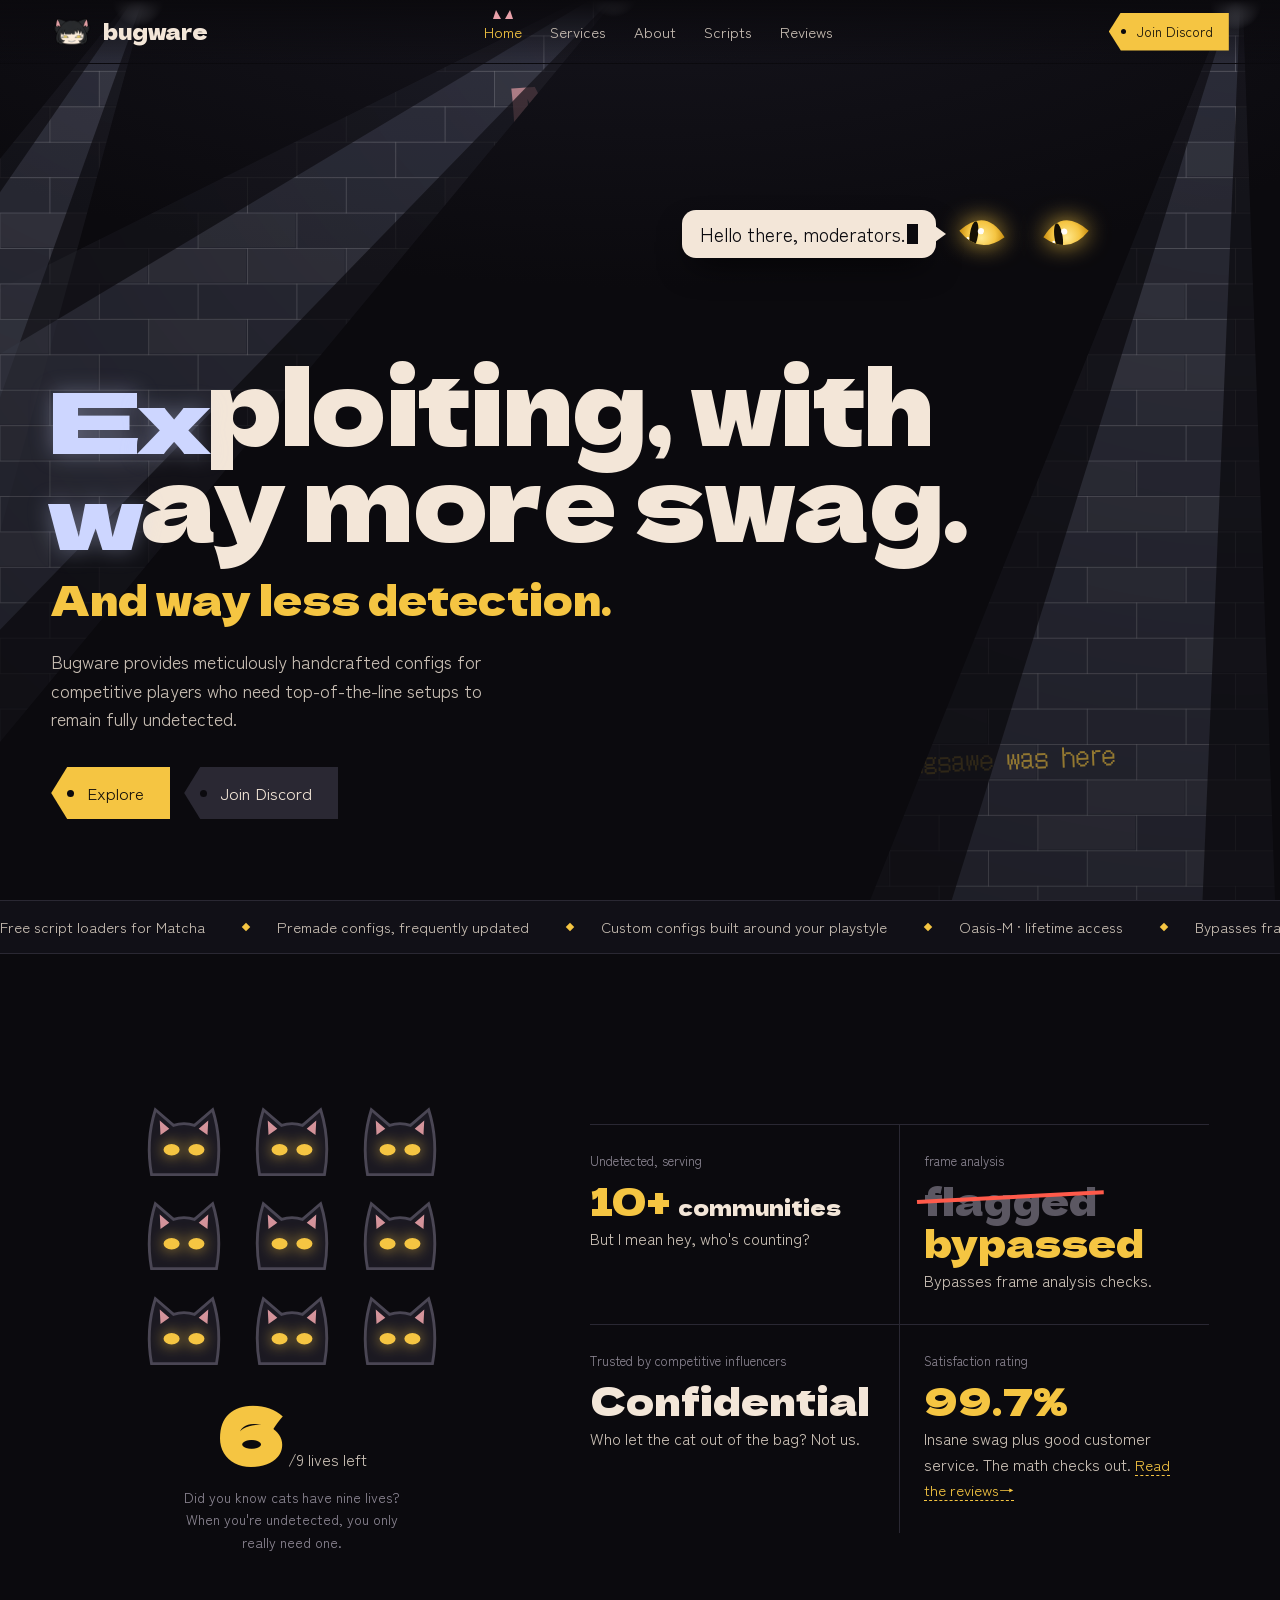
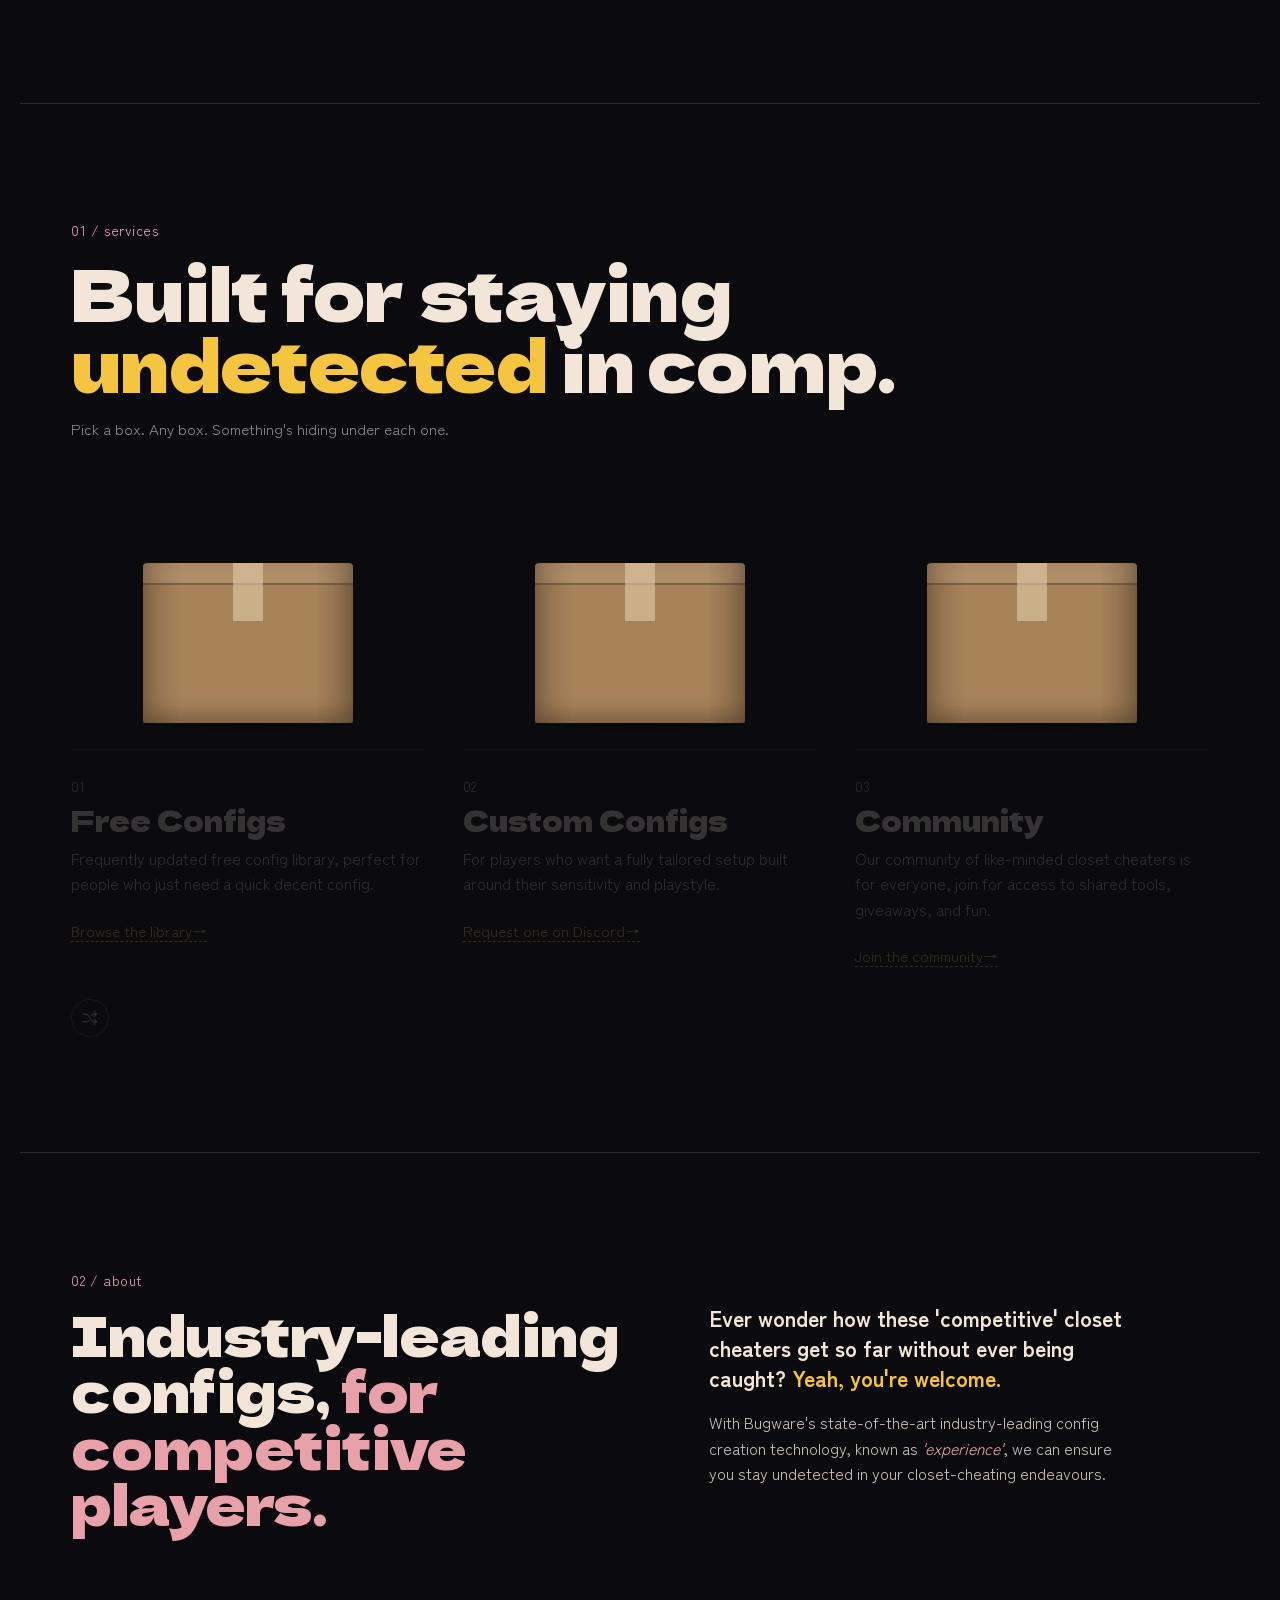
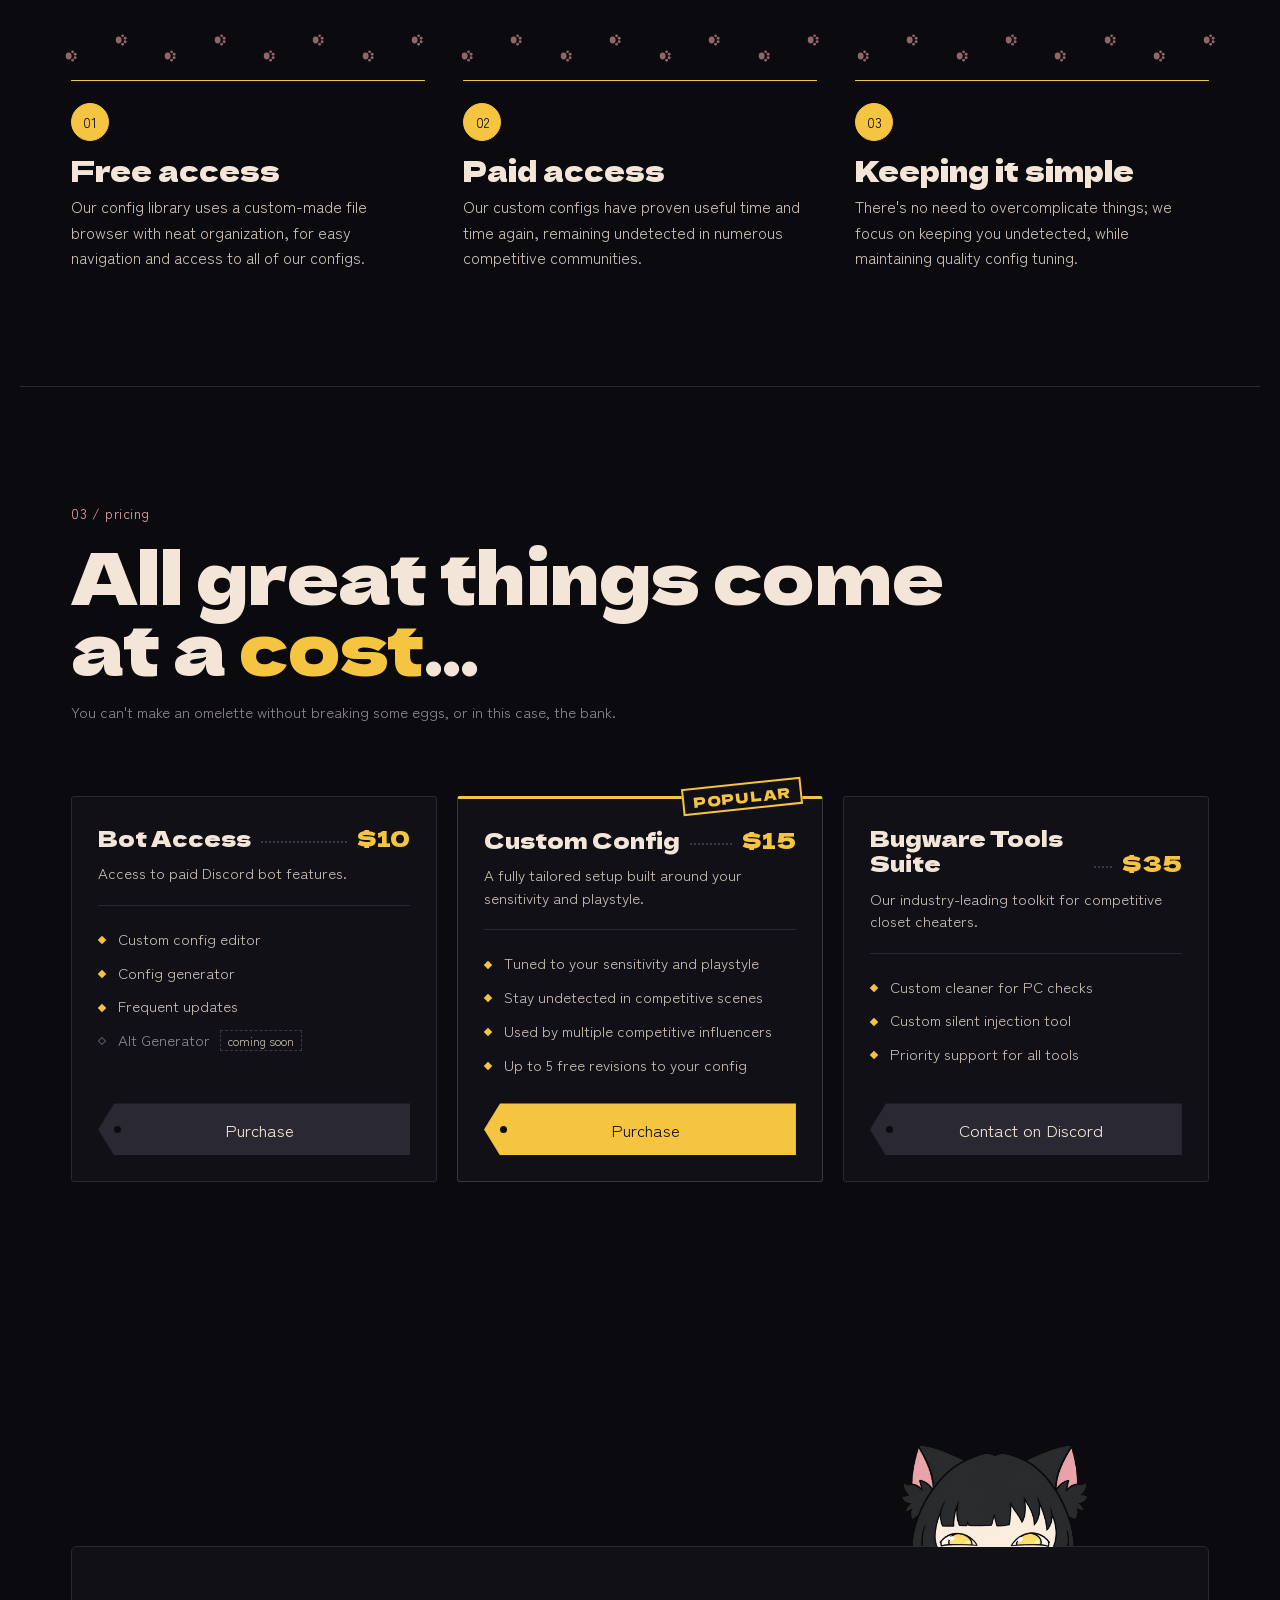
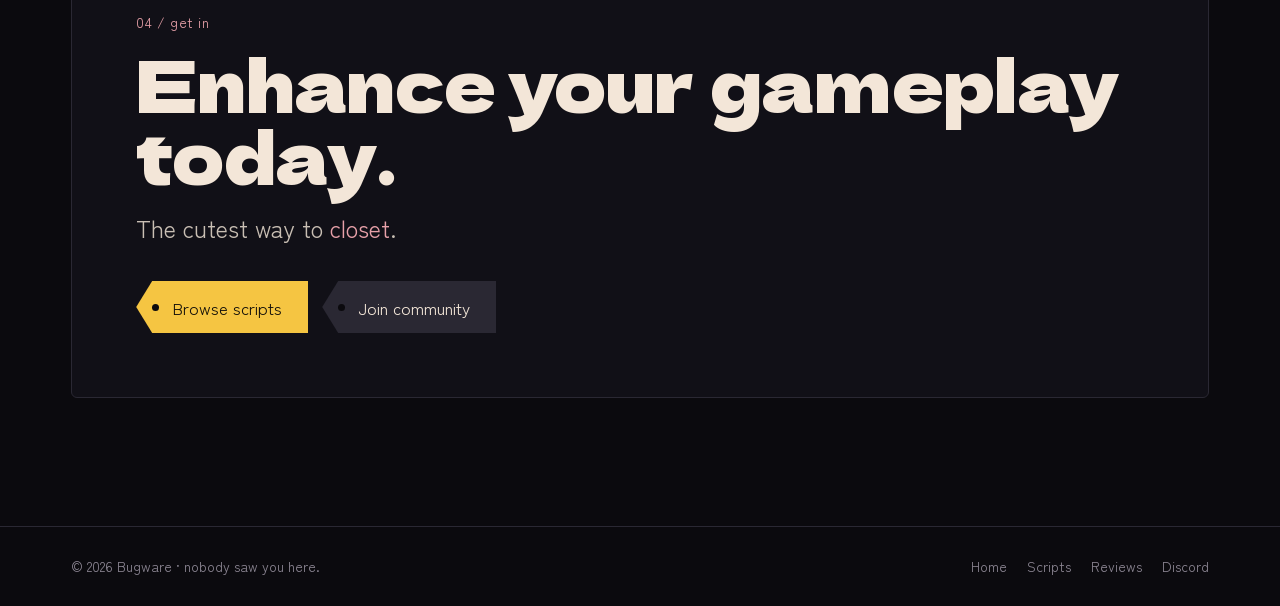
<file: index.html>
<!DOCTYPE html>
<html lang="en">
  <head>
    <meta charset="UTF-8" />
    <script>document.documentElement.classList.add("js");</script>
    <meta name="viewport" content="width=device-width, initial-scale=1.0" />
    <title>Bugware</title>
    <meta name="description" content="Bugware offers simple scripts, polished configs, and a straightforward community hub." />
    <meta name="theme-color" content="#0b0a0e" />
    <link rel="icon" href="assets/icon.png" type="image/png" />
    <link rel="preconnect" href="https://fonts.googleapis.com" />
    <link rel="preconnect" href="https://fonts.gstatic.com" crossorigin />
    <link href="https://fonts.googleapis.com/css2?family=Dela+Gothic+One&family=Zen+Kaku+Gothic+New:wght@400;500;700&display=swap" rel="stylesheet" />
    <link href="https://fonts.googleapis.com/css2?family=DotGothic16&text=Bugsawe%20was%20here&display=swap" rel="stylesheet" />
    <link rel="stylesheet" href="styles.css" />
  </head>
  <body data-page="home">
    <div class="lids" aria-hidden="true"><span class="lid lid-top"></span><span class="lid lid-bot"></span></div>
    <div class="paws" aria-hidden="true" data-paws></div>

    <header class="hud">
      <a class="hud-brand" href="index.html" aria-label="Bugware home">
        <img src="assets/icon.png" alt="" width="1536" height="1024" />
        <span>bugware</span>
      </a>
      <nav class="hud-nav" aria-label="Main navigation" data-nav>
        <a href="index.html" aria-current="page">Home</a>
        <a href="#services">Services</a>
        <a href="#about">About</a>
        <a href="scripts.html">Scripts</a>
        <a href="reviews.html">Reviews</a>
        <a class="hud-nav-discord" href="https://discord.gg/WyMDtxhFyD" target="_blank" rel="noopener">Join Discord</a>
      </nav>
      <a class="tag tag-sm hud-discord" href="https://discord.gg/WyMDtxhFyD" target="_blank" rel="noopener"><span>Join Discord</span></a>
      <button class="hud-toggle" type="button" aria-label="Open menu" aria-expanded="false" data-nav-toggle><span></span><span></span></button>
    </header>

    <main id="top">
      <!-- the dark room -->
      <section class="room" data-room>
        <canvas class="room-canvas" data-room-canvas aria-hidden="true"></canvas>
        <p class="say" data-say data-text="Hello there, moderators."><span data-radio>Hello there, moderators.</span></p>
        <div class="room-copy">
          <h1 class="room-title" data-duck aria-label="Exploiting, with way more swag.">Exploiting, with way more swag.</h1>
          <p class="room-sub">And way less detection.</p>
          <p class="room-lead">
  Bugware provides meticulously handcrafted configs for competitive players who need top-of-the-line setups to remain fully undetected.
          </p>
          <div class="room-actions">
            <a class="tag" href="#services"><span>Explore</span></a>
            <a class="tag tag-ghost" href="https://discord.gg/WyMDtxhFyD" target="_blank" rel="noopener"><span>Join Discord</span></a>
          </div>
        </div>
      </section>

      <div class="chatter" aria-hidden="true">
        <div class="chatter-track">
          <span>Free script loaders for Matcha</span>
          <span>Premade configs, frequently updated</span>
          <span>Custom configs built around your playstyle</span>
          <span>Oasis-M &middot; lifetime access</span>
          <span>Bypasses frame analysis checks</span>
          <span>Community events on Discord</span>
          <span>Free script loaders for Matcha</span>
          <span>Premade configs, frequently updated</span>
          <span>Custom configs built around your playstyle</span>
          <span>Oasis-M &middot; lifetime access</span>
          <span>Bypasses frame analysis checks</span>
          <span>Community events on Discord</span>
        </div>
      </div>

      <!-- field report -->
      <section class="report wrap" aria-labelledby="report-title">
        <h2 class="visually-hidden" id="report-title">Field report</h2>
        <div class="lives" data-lives data-reveal>
          <div class="lives-grid" aria-hidden="true" data-lives-grid></div>
          <div class="lives-read"><b data-lives-num>0</b><small>/9 lives left</small></div>
          <p class="lives-label">Did you know cats have nine lives? When you're undetected, you only really need one.</p>
        </div>

        <ul class="facts">
          <li class="fact" data-reveal>
            <span class="fact-k">Undetected, serving</span>
            <span class="fact-big"><b data-count-to="10">0</b><b>+</b> <span class="unit">communities</span></span>
            <span class="fact-v">But I mean hey, who's counting?</span>
          </li>
          <li class="fact" data-reveal>
            <span class="fact-k">frame analysis</span>
            <span class="fact-big fact-swap"><s>flagged</s> bypassed</span>
            <span class="fact-v">Bypasses frame analysis checks.</span>
          </li>
          <li class="fact" data-reveal>
            <span class="fact-k">Trusted by competitive influencers</span>
            <span class="fact-big">Confidential</span>
            <span class="fact-v">Who let the cat out of the bag? Not us.</span>
          </li>
          <li class="fact" data-reveal>
            <span class="fact-k">Satisfaction rating</span>
            <span class="fact-big" data-rating-big>new</span>
            <span class="fact-v" data-rating-text><a class="arrow-link" href="reviews.html">See what buyers say</a></span>
          </li>
        </ul>
      </section>

      <!-- services: shell game -->
      <section class="hide wrap" id="services" aria-labelledby="services-title">
        <header class="sec-head">
          <p class="kicker">01 / services</p>
          <h2 class="sec-title" id="services-title">Built for staying <em>undetected</em> in comp.</h2>
          <p class="sec-note">Pick a box. Any box. Something's hiding under each one.</p>
        </header>

        <div class="boxes" data-shell>
          <article class="slot">
            <div class="box" data-box>
              <span class="box-eyes" aria-hidden="true"><i></i><i></i></span>
              <span class="box-body" aria-hidden="true"><span class="box-flap"></span><span class="box-tape"></span><span class="box-stamp">FREE</span></span>
            </div>
            <div class="slot-copy">
              <span class="slot-n">01</span>
              <h3>Free Configs</h3>
              <p>Frequently updated free config library, perfect for people who just need a quick decent config.</p>
              <a class="arrow-link" href="scripts.html">Browse the library</a>
            </div>
          </article>
          <article class="slot">
            <div class="box" data-box>
              <span class="box-eyes" aria-hidden="true"><i></i><i></i></span>
              <span class="box-body" aria-hidden="true"><span class="box-flap"></span><span class="box-tape"></span><span class="box-stamp">CUSTOM</span></span>
            </div>
            <div class="slot-copy">
              <span class="slot-n">02</span>
              <h3>Custom Configs</h3>
              <p>For players who want a fully tailored setup built around their sensitivity and playstyle.</p>
              <a class="arrow-link" href="https://discord.gg/WyMDtxhFyD" target="_blank" rel="noopener">Request one on Discord</a>
            </div>
          </article>
          <article class="slot">
            <div class="box" data-box>
              <span class="box-eyes" aria-hidden="true"><i></i><i></i></span>
              <span class="box-body" aria-hidden="true"><span class="box-flap"></span><span class="box-tape"></span><span class="box-stamp">COMMUNITY</span></span>
            </div>
            <div class="slot-copy">
              <span class="slot-n">03</span>
              <h3>Community</h3>
              <p>Our community of like-minded closet cheaters is for everyone, join for access to shared tools, giveaways, and fun.</p>
              <a class="arrow-link" href="https://discord.gg/WyMDtxhFyD" target="_blank" rel="noopener">Join the community</a>
            </div>
          </article>
        </div>
        <button class="shuffle" type="button" aria-label="Shuffle again" title="Shuffle again" data-shuffle>
          <svg viewBox="0 0 24 24" aria-hidden="true"><path d="M3 7h3.5c2 0 3.2.9 4.3 2.6l2.4 4.8c1.1 1.7 2.3 2.6 4.3 2.6H21M17.5 13.5 21 17l-3.5 3.5M3 17h3.5c1.5 0 2.5-.5 3.4-1.4M14.1 8.4C15 7.5 16 7 17.5 7H21M17.5 3.5 21 7l-3.5 3.5" /></svg>
        </button>
      </section>

      <!-- about -->
      <section class="about wrap" id="about" aria-labelledby="about-title">
        <div class="about-top">
          <header>
            <p class="kicker">02 / about</p>
            <h2 class="sec-title" id="about-title">Industry-leading configs, <span class="pink">for competitive players.</span></h2>
          </header>
          <div class="about-copy" data-reveal>
            <p class="about-big">Ever wonder how these 'competitive' closet cheaters get so far without ever being caught? <mark>Yeah, you're welcome.</mark></p>
            <p class="about-small">With Bugware's state-of-the-art industry-leading config creation technology, known as <em>'experience'</em>, we can ensure you stay undetected in your closet-cheating endeavours.</p>
          </div>
        </div>

        <div class="why" data-why>
          <div class="trail" aria-hidden="true" data-trail></div>
          <ol class="why-list">
            <li class="why-item">
              <span class="why-n">01</span>
              <h3>Free access</h3>
              <p>Our config library uses a custom-made file browser with neat organization, for easy navigation and access to all of our configs.</p>
            </li>
            <li class="why-item">
              <span class="why-n">02</span>
              <h3>Paid access</h3>
              <p>Our custom configs have proven useful time and time again, remaining undetected in numerous competitive communities.</p>
            </li>
            <li class="why-item">
              <span class="why-n">03</span>
              <h3>Keeping it simple</h3>
              <p>There's no need to overcomplicate things; we focus on keeping you undetected, while maintaining quality config tuning.</p>
            </li>
          </ol>
        </div>
      </section>

      <!-- pricing -->
      <section class="pricing wrap" id="pricing" aria-labelledby="pricing-title">
        <header class="sec-head">
          <p class="kicker">03 / pricing</p>
          <h2 class="sec-title" id="pricing-title">All great things come at a <em>cost</em>...</h2>
          <p class="sec-note">You can't make an omelette without breaking some eggs, or in this case, the bank.</p>
        </header>

        <div class="plans" data-reveal>
          <article class="plan">
            <header class="plan-head">
              <h3 class="plan-name">Bot Access</h3>
              <span class="plan-leader" aria-hidden="true"></span>
              <span class="plan-price">$10</span>
            </header>
            <p class="plan-desc">Access to paid Discord bot features.</p>
            <ul class="plan-perks">
              <li>Custom config editor</li>
              <li>Config generator</li>
              <li>Frequent updates</li>
              <li class="is-soon">Alt Generator <span class="soon">coming soon</span></li>
            </ul>
            <a class="tag tag-ghost plan-cta" href="https://discord.gg/WyMDtxhFyD" target="_blank" rel="noopener"><span>Purchase</span></a>
          </article>

          <article class="plan plan-featured">
            <span class="plan-stamp" aria-hidden="true">POPULAR</span>
            <header class="plan-head">
              <h3 class="plan-name">Custom Config</h3>
              <span class="plan-leader" aria-hidden="true"></span>
              <span class="plan-price">$15</span>
            </header>
            <p class="plan-desc">A fully tailored setup built around your sensitivity and playstyle.</p>
            <ul class="plan-perks">
              <li>Tuned to your sensitivity and playstyle</li>
              <li>Stay undetected in competitive scenes</li>
              <li>Used by multiple competitive influencers</li>
              <li>Up to 5 free revisions to your config</li>
            </ul>
            <a class="tag plan-cta" href="https://discord.gg/WyMDtxhFyD" target="_blank" rel="noopener"><span>Purchase</span></a>
          </article>

          <article class="plan">
            <header class="plan-head">
              <h3 class="plan-name">Bugware Tools Suite</h3>
              <span class="plan-leader" aria-hidden="true"></span>
              <span class="plan-price">$35</span>
            </header>
            <p class="plan-desc">Our industry-leading toolkit for competitive closet cheaters.</p>
            <ul class="plan-perks">
              <li>Custom cleaner for PC checks</li>
              <li>Custom silent injection tool</li>
              <li>Priority support for all tools</li>
            </ul>
            <a class="tag tag-ghost plan-cta" href="https://discord.gg/WyMDtxhFyD" target="_blank" rel="noopener"><span>Contact on Discord</span></a>
          </article>
        </div>

        <div class="pricing-foot" data-reveal>
          <div class="pay">
            <span class="pay-k">pay with</span>
            <ul class="pay-list">
              <li>PayPal</li>
              <li>Cash App</li>
              <li>Gift cards</li>
              <li>Crypto</li>
            </ul>
          </div>
          <a class="arrow-link" href="https://discord.gg/WyMDtxhFyD" target="_blank" rel="noopener">More products in our Discord</a>
        </div>
      </section>

      <!-- call to action -->
      <section class="cta wrap" data-cta aria-labelledby="cta-title">
        <div class="cta-panel">
          <div class="cta-peek" aria-hidden="true"><img src="assets/icon.png" alt="" width="1536" height="1024" loading="lazy" /></div>
          <p class="kicker">04 / get in</p>
          <h2 class="sec-title" id="cta-title">Enhance your gameplay today.</h2>
          <p class="cta-pun">The cutest way to <span>closet</span>.</p>
          <div class="room-actions">
            <a class="tag" href="scripts.html"><span>Browse scripts</span></a>
            <a class="tag tag-ghost" href="https://discord.gg/WyMDtxhFyD" target="_blank" rel="noopener"><span>Join community</span></a>
          </div>
        </div>
      </section>
    </main>

    <footer class="foot">
      <div class="foot-row wrap">
        <span>&copy; <span data-year>2026</span> Bugware &middot; nobody saw you here.</span>
        <nav aria-label="Footer">
          <a href="index.html">Home</a>
          <a href="scripts.html">Scripts</a>
          <a href="reviews.html">Reviews</a>
          <a href="https://discord.gg/WyMDtxhFyD" target="_blank" rel="noopener">Discord</a>
        </nav>
      </div>
    </footer>

    <script src="prowl.js"></script>
    <script src="app.js"></script>
  </body>
</html>
</file>
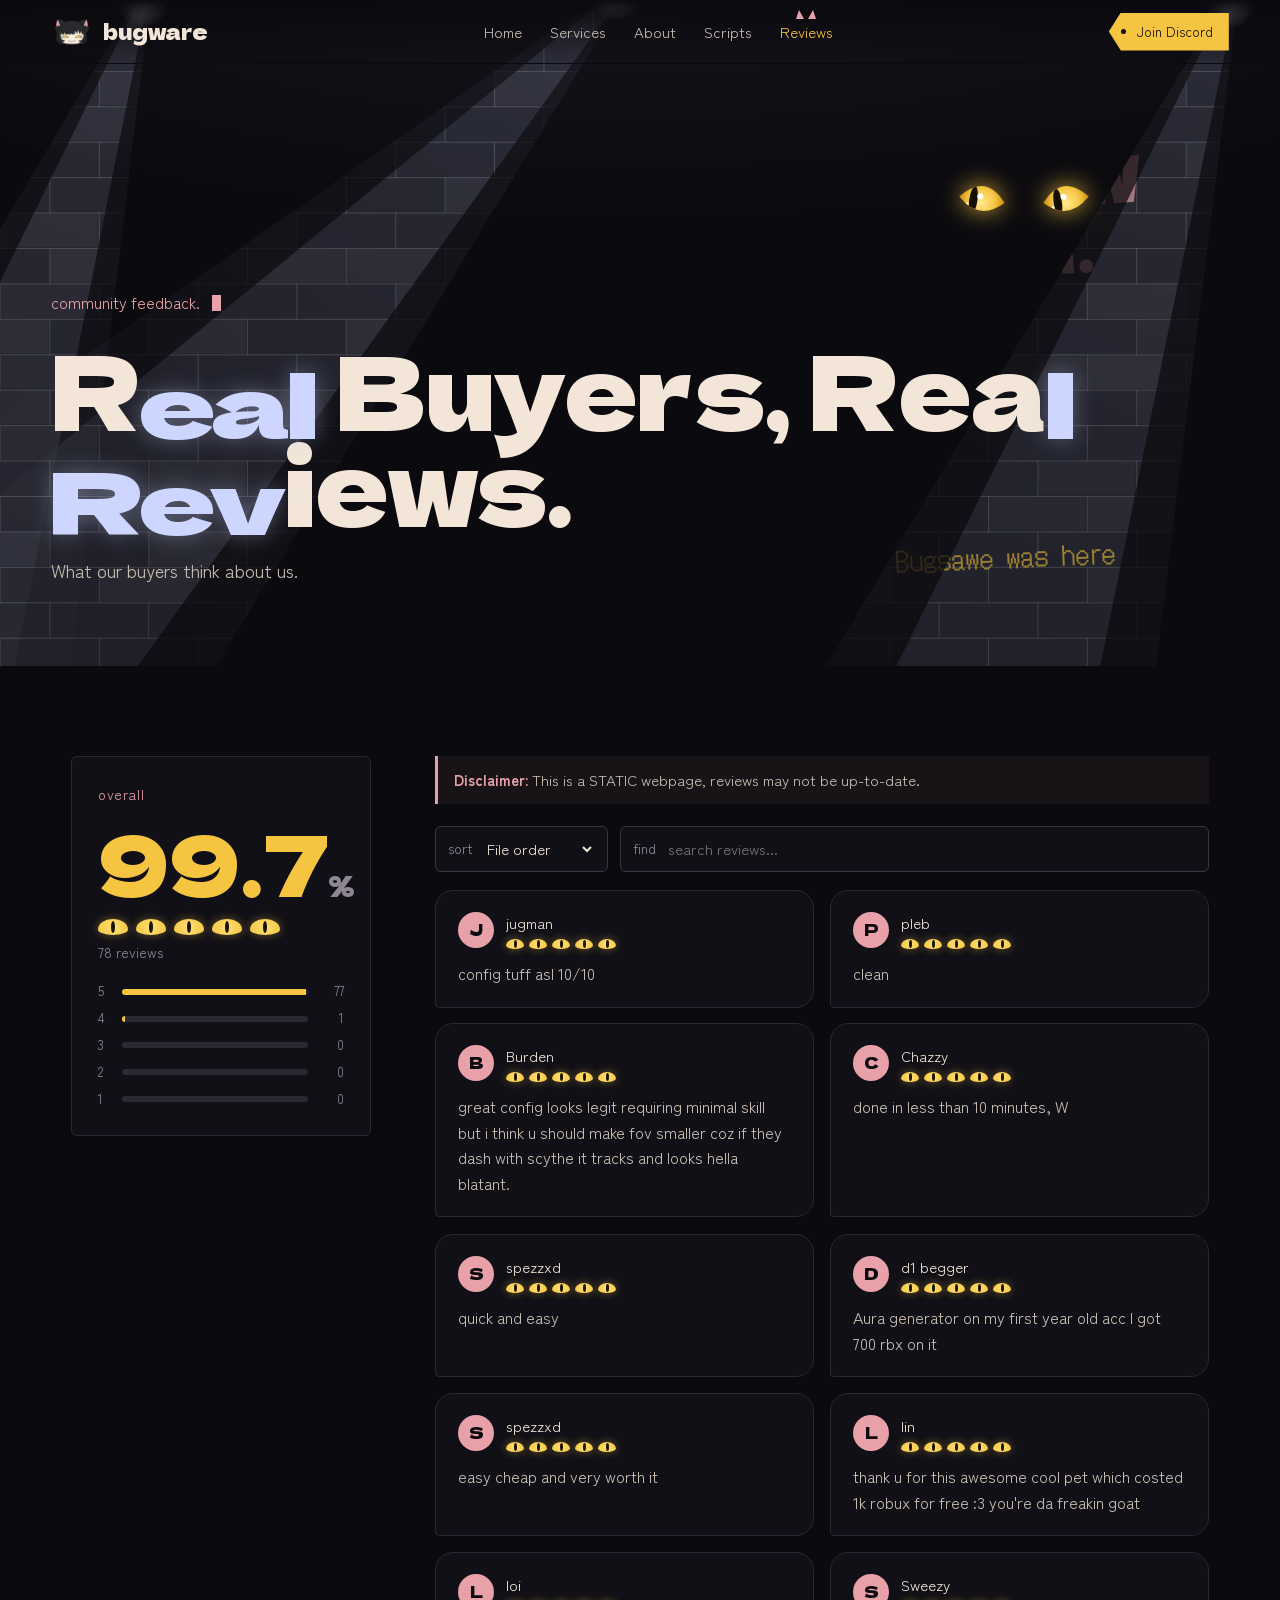
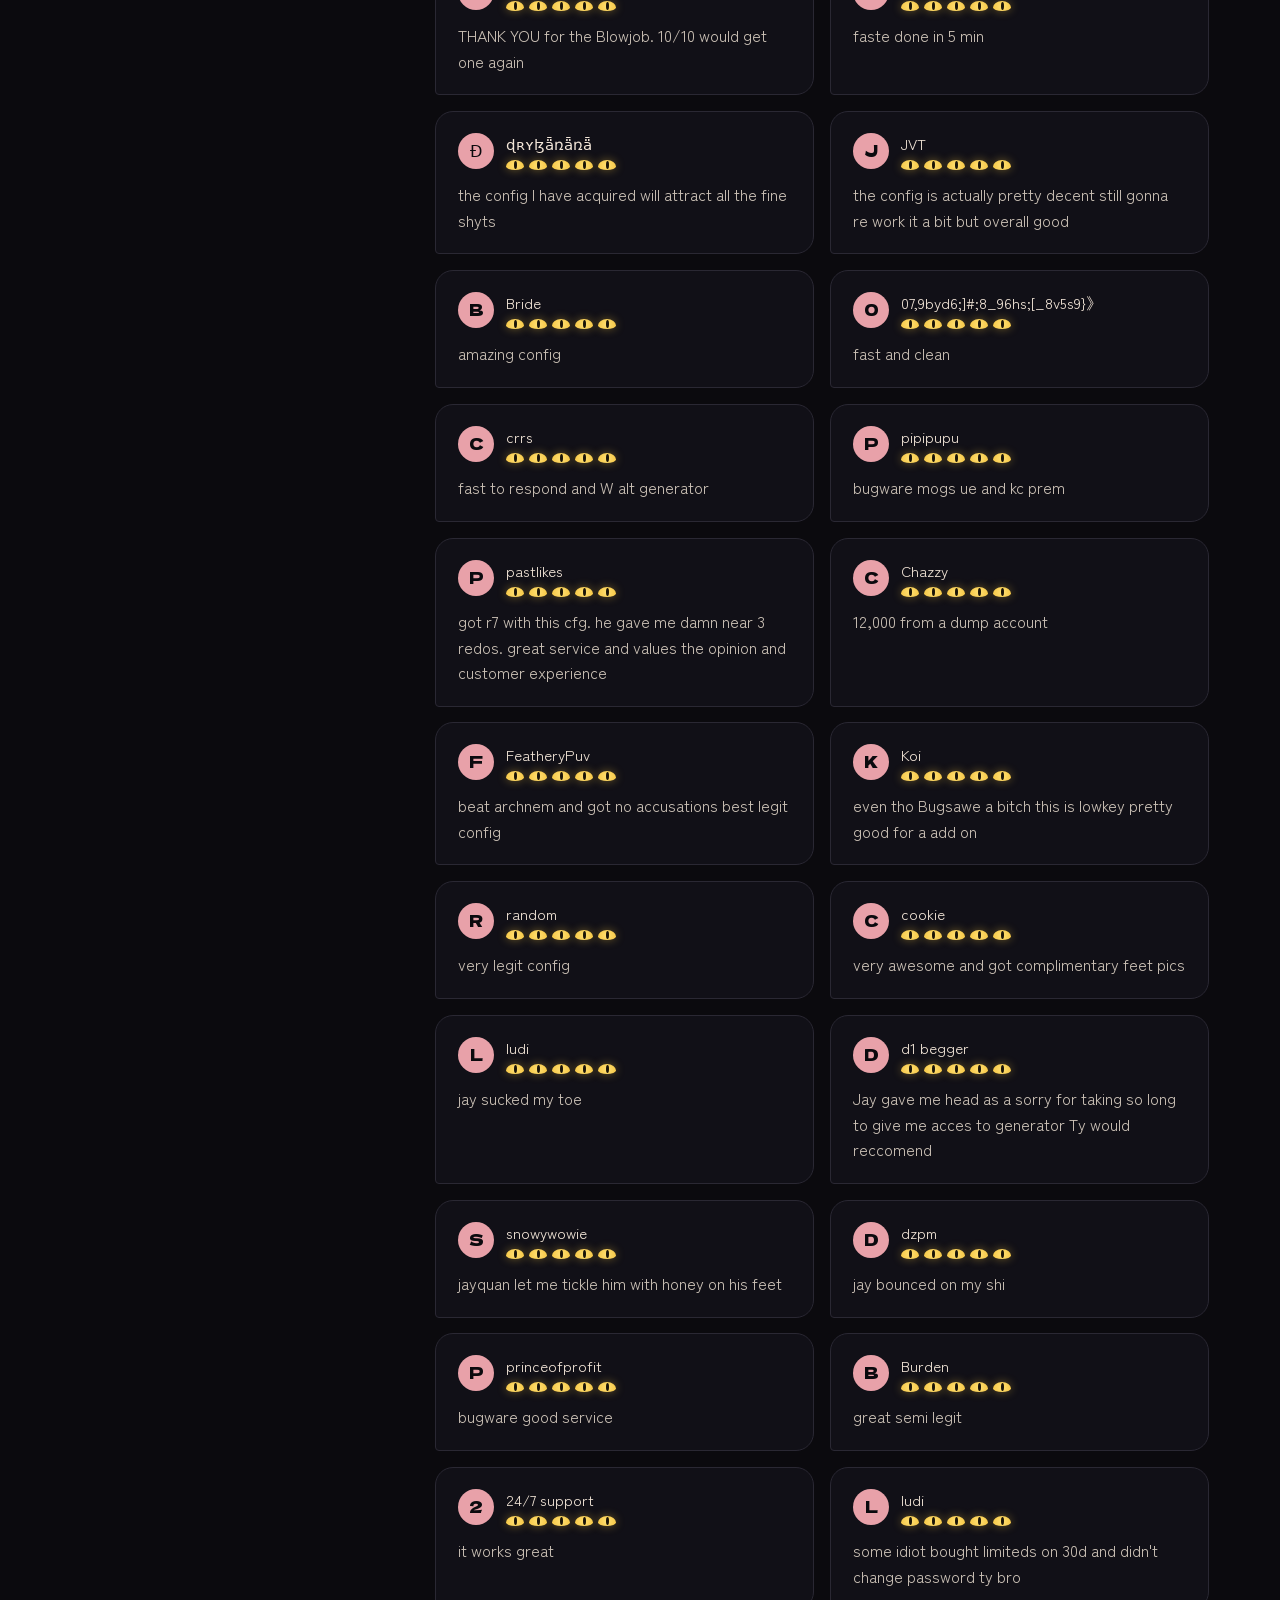
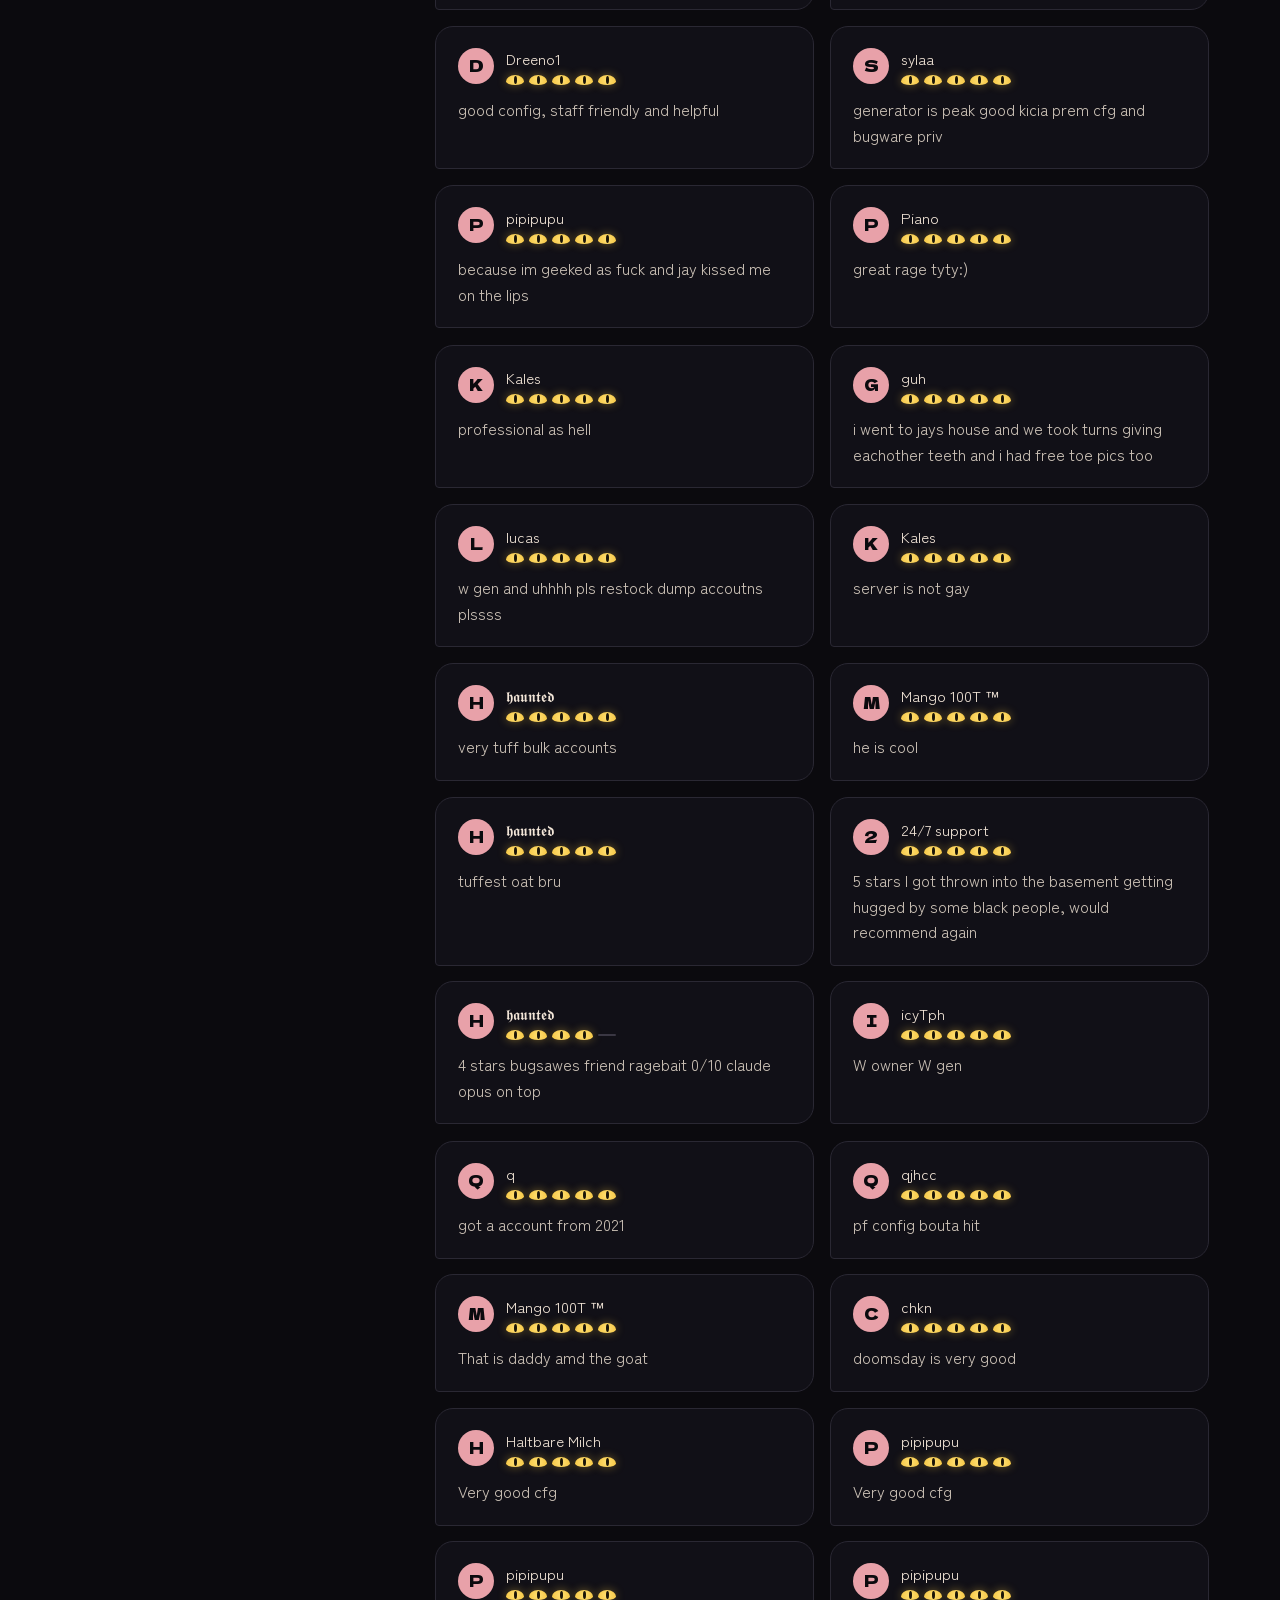
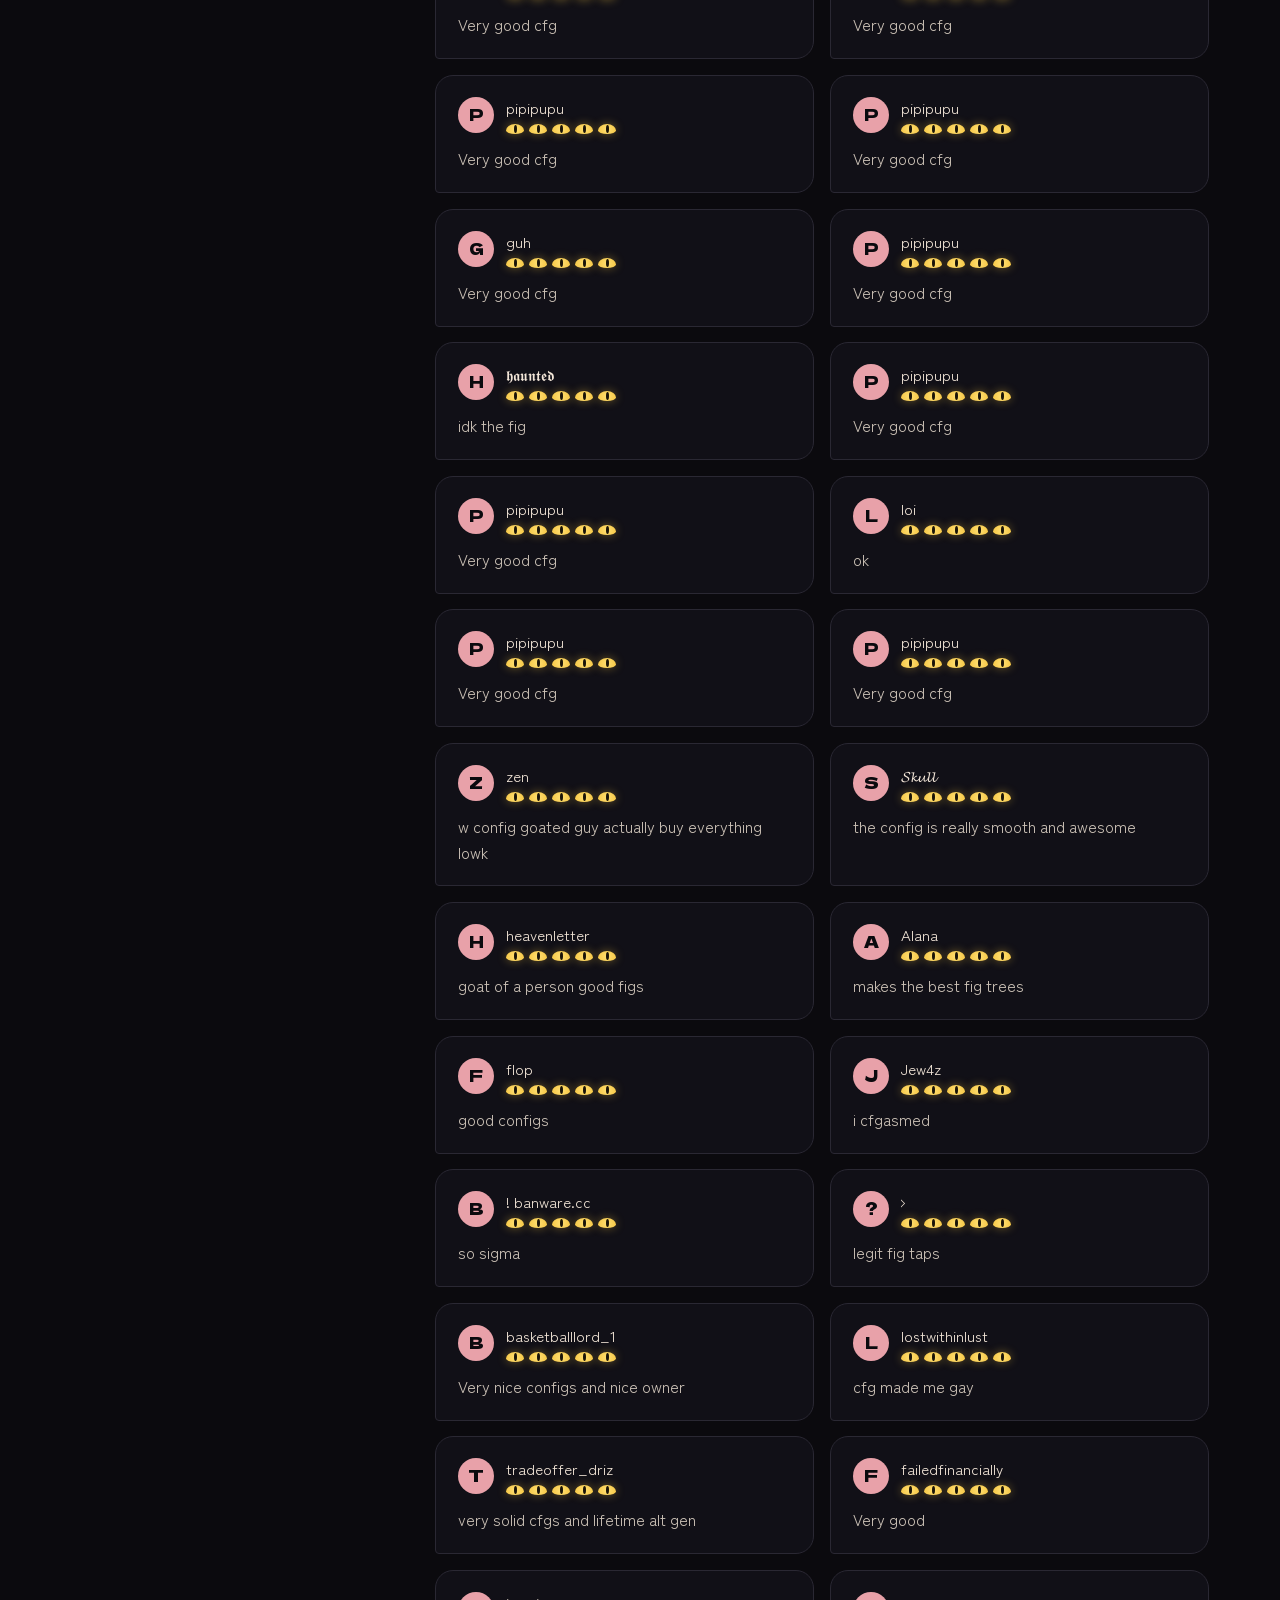
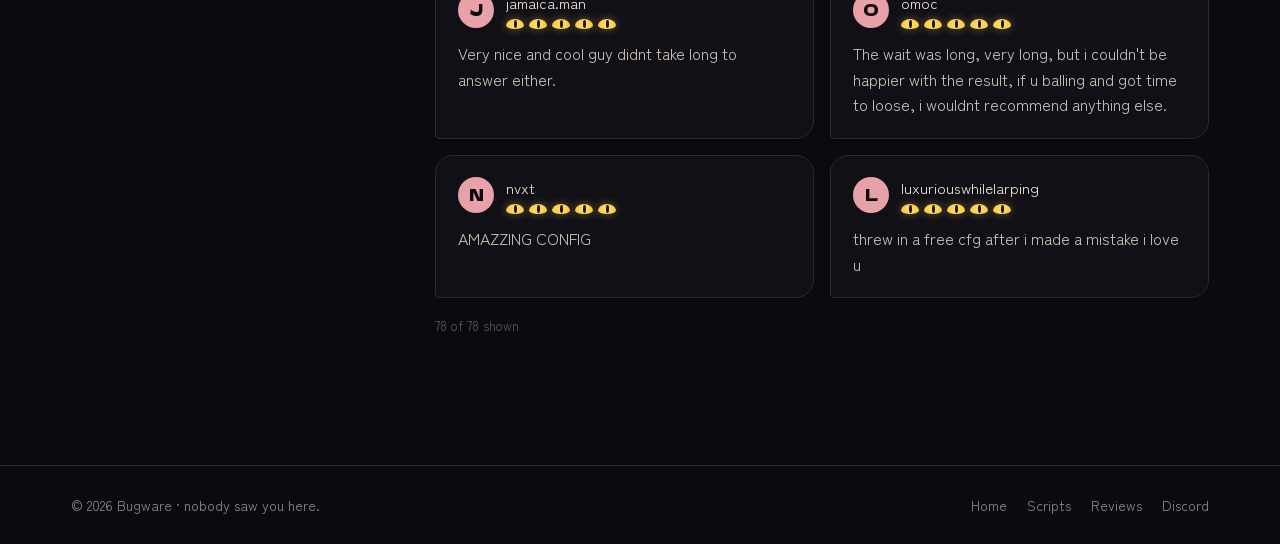
<file: reviews.html>
<!DOCTYPE html>
<html lang="en">
  <head>
    <meta charset="UTF-8" />
    <script>document.documentElement.classList.add("js");</script>
    <meta name="viewport" content="width=device-width, initial-scale=1.0" />
    <title>Bugware | Reviews</title>
    <meta name="description" content="Reviews and feedback from the Bugware community." />
    <meta name="theme-color" content="#0b0a0e" />
    <link rel="icon" href="assets/icon.png" type="image/png" />
    <link rel="preconnect" href="https://fonts.googleapis.com" />
    <link rel="preconnect" href="https://fonts.gstatic.com" crossorigin />
    <link href="https://fonts.googleapis.com/css2?family=Dela+Gothic+One&family=Zen+Kaku+Gothic+New:wght@400;500;700&display=swap" rel="stylesheet" />
    <link href="https://fonts.googleapis.com/css2?family=DotGothic16&text=Bugsawe%20was%20here&display=swap" rel="stylesheet" />
    <link rel="stylesheet" href="styles.css" />
  </head>
  <body data-page="reviews">
    <div class="lids" aria-hidden="true"><span class="lid lid-top"></span><span class="lid lid-bot"></span></div>
    <div class="paws" aria-hidden="true" data-paws></div>

    <header class="hud">
      <a class="hud-brand" href="index.html" aria-label="Bugware home">
        <img src="assets/icon.png" alt="" width="1536" height="1024" />
        <span>bugware</span>
      </a>
      <nav class="hud-nav" aria-label="Main navigation" data-nav>
        <a href="index.html">Home</a>
        <a href="index.html#services">Services</a>
        <a href="index.html#about">About</a>
        <a href="scripts.html">Scripts</a>
        <a href="reviews.html" aria-current="page">Reviews</a>
        <a class="hud-nav-discord" href="https://discord.gg/WyMDtxhFyD" target="_blank" rel="noopener">Join Discord</a>
      </nav>
      <a class="tag tag-sm hud-discord" href="https://discord.gg/WyMDtxhFyD" target="_blank" rel="noopener"><span>Join Discord</span></a>
      <button class="hud-toggle" type="button" aria-label="Open menu" aria-expanded="false" data-nav-toggle><span></span><span></span></button>
    </header>

    <main id="top">
      <section class="room room-short" data-room>
        <canvas class="room-canvas" data-room-canvas aria-hidden="true"></canvas>
        <div class="room-copy">
          <p class="radio" data-radio>community feedback.</p>
          <h1 class="room-title" data-duck aria-label="Real Buyers, Real Reviews.">Real Buyers, Real Reviews.</h1>
          <p class="room-lead">What our buyers think about us.</p>
        </div>
      </section>

      <section class="word wrap" aria-label="Reviews">
        <aside class="score" data-reveal aria-live="polite">
          <p class="kicker">overall</p>
          <div class="score-big"><span data-review-average>?</span><small>%</small></div>
          <div class="eyes-rating" data-review-eyes aria-hidden="true"></div>
          <p class="score-count"><span data-review-count>0</span> reviews</p>
          <div class="dist" data-review-dist>
            <div class="dist-row"><span>5</span><span class="dist-bar"><i></i></span><b>0</b></div>
            <div class="dist-row"><span>4</span><span class="dist-bar"><i></i></span><b>0</b></div>
            <div class="dist-row"><span>3</span><span class="dist-bar"><i></i></span><b>0</b></div>
            <div class="dist-row"><span>2</span><span class="dist-bar"><i></i></span><b>0</b></div>
            <div class="dist-row"><span>1</span><span class="dist-bar"><i></i></span><b>0</b></div>
          </div>
        </aside>

        <div class="overheard">
          <p class="disclaimer"><b>Disclaimer:</b> This is a STATIC webpage, reviews may not be up-to-date.</p>
          <div class="review-tools">
            <label class="field">
              <span>sort</span>
              <select data-review-sort>
                <option value="file">File order</option>
                <option value="high">Highest rated</option>
                <option value="low">Lowest rated</option>
              </select>
            </label>
            <label class="field field-grow">
              <span>find</span>
              <input type="search" placeholder="search reviews..." data-review-search />
            </label>
          </div>
          <p class="review-status" data-review-status role="status">Listening in<span class="dots"></span></p>
          <div class="review-list" data-review-list></div>
          <p class="review-shown" data-review-shown></p>
        </div>
      </section>
    </main>

    <footer class="foot">
      <div class="foot-row wrap">
        <span>&copy; <span data-year>2026</span> Bugware &middot; nobody saw you here.</span>
        <nav aria-label="Footer">
          <a href="index.html">Home</a>
          <a href="scripts.html">Scripts</a>
          <a href="reviews.html">Reviews</a>
          <a href="https://discord.gg/WyMDtxhFyD" target="_blank" rel="noopener">Discord</a>
        </nav>
      </div>
    </footer>

    <script src="prowl.js"></script>
    <script src="app.js"></script>
  </body>
</html>
</file>
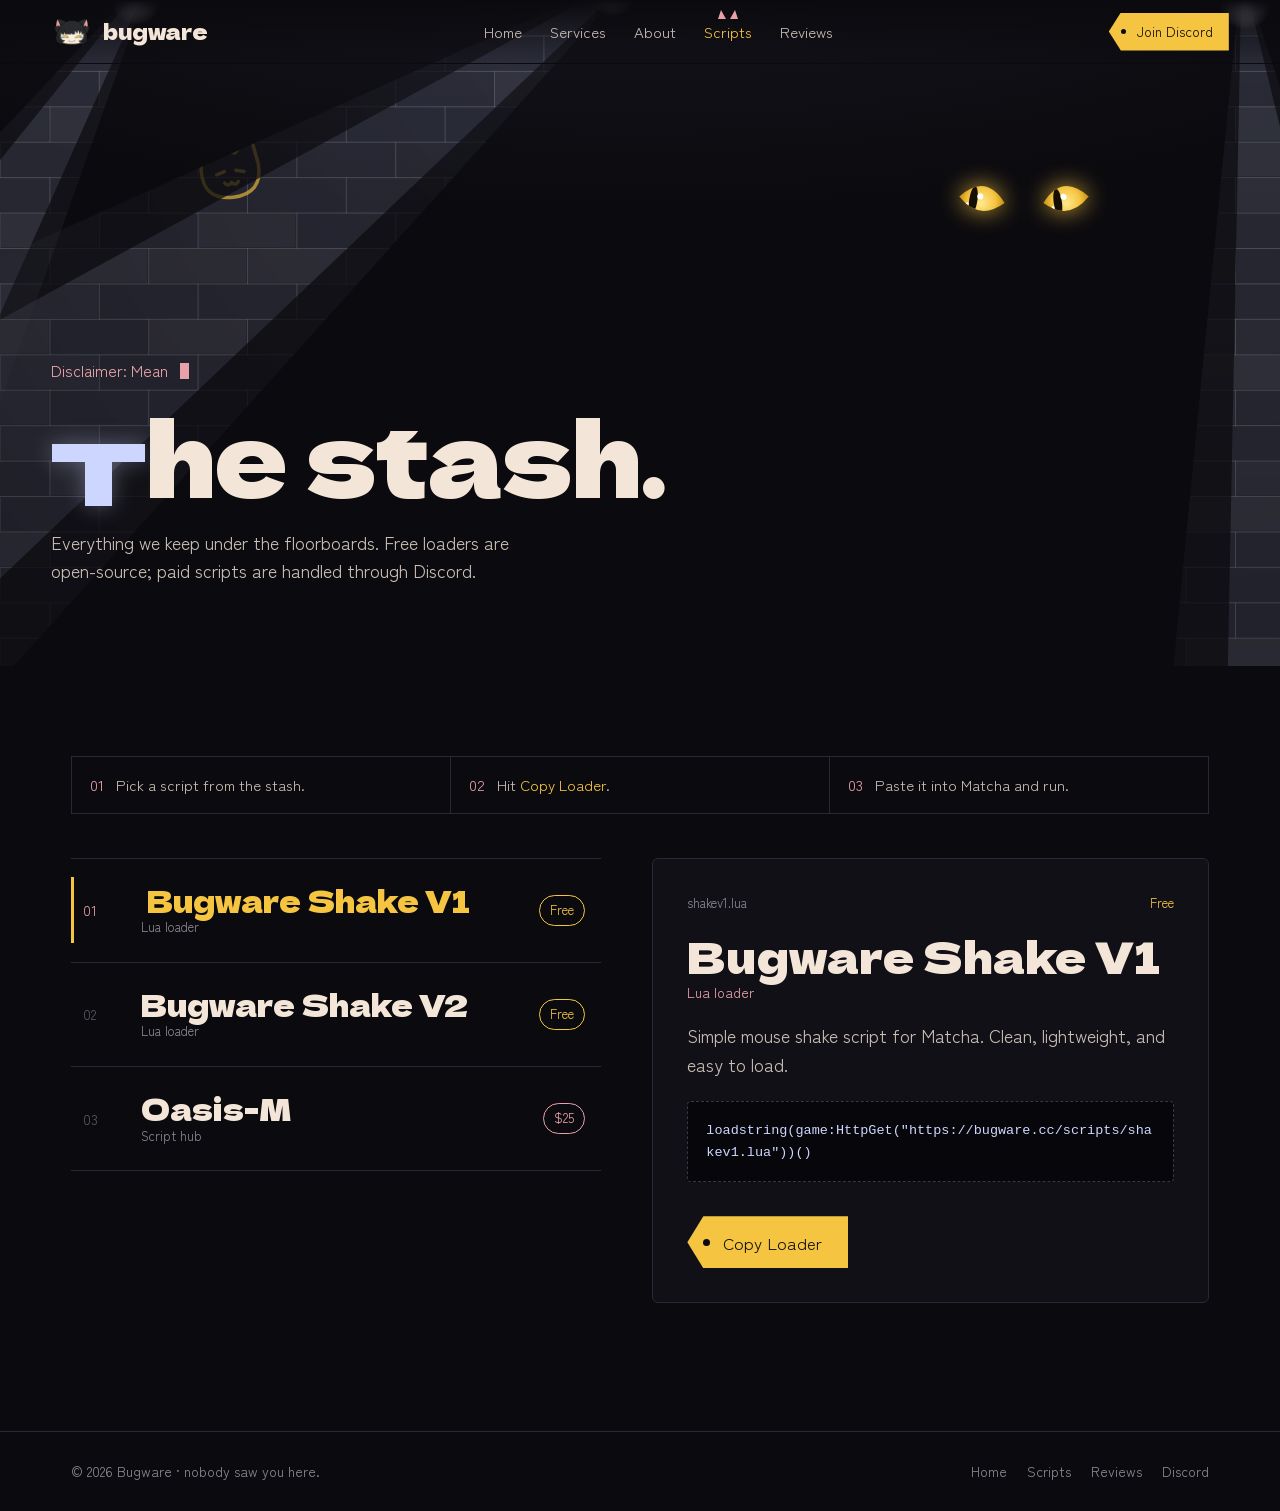
<file: scripts.html>
<!DOCTYPE html>
<html lang="en">
  <head>
    <meta charset="UTF-8" />
    <script>document.documentElement.classList.add("js");</script>
    <meta name="viewport" content="width=device-width, initial-scale=1.0" />
    <title>Bugware | Scripts</title>
    <meta name="description" content="Open-source script loaders and simple script access from Bugware." />
    <meta name="theme-color" content="#0b0a0e" />
    <link rel="icon" href="assets/icon.png" type="image/png" />
    <link rel="preconnect" href="https://fonts.googleapis.com" />
    <link rel="preconnect" href="https://fonts.gstatic.com" crossorigin />
    <link href="https://fonts.googleapis.com/css2?family=Dela+Gothic+One&family=Zen+Kaku+Gothic+New:wght@400;500;700&display=swap" rel="stylesheet" />
    <link href="https://fonts.googleapis.com/css2?family=DotGothic16&text=Bugsawe%20was%20here&display=swap" rel="stylesheet" />
    <link rel="stylesheet" href="styles.css" />
  </head>
  <body data-page="scripts">
    <div class="lids" aria-hidden="true"><span class="lid lid-top"></span><span class="lid lid-bot"></span></div>
    <div class="paws" aria-hidden="true" data-paws></div>

    <header class="hud">
      <a class="hud-brand" href="index.html" aria-label="Bugware home">
        <img src="assets/icon.png" alt="" width="1536" height="1024" />
        <span>bugware</span>
      </a>
      <nav class="hud-nav" aria-label="Main navigation" data-nav>
        <a href="index.html">Home</a>
        <a href="index.html#services">Services</a>
        <a href="index.html#about">About</a>
        <a href="scripts.html" aria-current="page">Scripts</a>
        <a href="reviews.html">Reviews</a>
        <a class="hud-nav-discord" href="https://discord.gg/WyMDtxhFyD" target="_blank" rel="noopener">Join Discord</a>
      </nav>
      <a class="tag tag-sm hud-discord" href="https://discord.gg/WyMDtxhFyD" target="_blank" rel="noopener"><span>Join Discord</span></a>
      <button class="hud-toggle" type="button" aria-label="Open menu" aria-expanded="false" data-nav-toggle><span></span><span></span></button>
    </header>

    <main id="top">
      <section class="room room-short" data-room data-graffiti="LUA VM">
        <canvas class="room-canvas" data-room-canvas aria-hidden="true"></canvas>
        <div class="room-copy">
          <p class="radio" data-radio>Disclaimer: Meant for LuaVM.</p>
          <h1 class="room-title" data-duck aria-label="The stash.">The stash.</h1>
          <p class="room-lead">Everything we keep under the floorboards. Free loaders are open-source; paid scripts are handled through Discord.</p>
        </div>
      </section>

      <section class="stash wrap" data-stash aria-label="Scripts">
        <ol class="howto" data-reveal>
          <li><b>01</b> Pick a script from the stash.</li>
          <li><b>02</b> Hit <em>Copy Loader</em>.</li>
          <li><b>03</b> Paste it into Matcha and run.</li>
        </ol>

        <div class="stash-grid">
          <div class="loot" role="listbox" aria-label="Scripts" data-loot>
            <button class="loot-item" role="option" aria-selected="true" type="button"
              data-name="Bugware Shake V1" data-file="shakev1.lua" data-price="Free" data-kind="Lua loader"
              data-desc="Simple mouse shake script for Matcha. Clean, lightweight, and easy to load."
              data-loader='loadstring(game:HttpGet("https://bugware.cc/scripts/shakev1.lua"))()'>
              <span class="loot-n">01</span>
              <span class="loot-name">Bugware Shake V1</span>
              <span class="loot-kind">Lua loader</span>
              <span class="loot-price is-free">Free</span>
            </button>
            <button class="loot-item" role="option" aria-selected="false" type="button"
              data-name="Bugware Shake V2" data-file="shakev2.lua" data-price="Free" data-kind="Lua loader"
              data-desc="More control over motion, smoothing, and intensity for a cleaner shake experience."
              data-loader='loadstring(game:HttpGet("https://bugware.cc/scripts/shakev2.lua"))()'>
              <span class="loot-n">02</span>
              <span class="loot-name">Bugware Shake V2</span>
              <span class="loot-kind">Lua loader</span>
              <span class="loot-price is-free">Free</span>
            </button>
            <button class="loot-item" role="option" aria-selected="false" type="button"
              data-name="Oasis-M" data-file="oasis-m.hub" data-price="$25" data-kind="Script hub"
              data-desc="Matcha script hub with lifetime access and a more complete setup experience."
              data-soon="https://discord.gg/WyMDtxhFyD">
              <span class="loot-n">03</span>
              <span class="loot-name">Oasis-M</span>
              <span class="loot-kind">Script hub</span>
              <span class="loot-price">$25</span>
            </button>
          </div>

          <article class="dossier" data-dossier aria-live="polite">
            <header class="dossier-head">
              <span class="dossier-file" data-d-file>shakev1.lua</span>
              <span class="dossier-price" data-d-price>Free</span>
            </header>
            <h2 class="dossier-name" data-d-name>Bugware Shake V1</h2>
            <p class="dossier-kind" data-d-kind>Lua loader</p>
            <p class="dossier-desc" data-d-desc>Simple mouse shake script for Matcha. Clean, lightweight, and easy to load.</p>
            <pre class="code" data-d-code>loadstring(game:HttpGet("https://bugware.cc/scripts/shakev1.lua"))()</pre>
            <div class="room-actions">
              <button class="tag" type="button" data-d-copy><span>Copy Loader</span></button>
              <a class="tag tag-ghost" href="https://discord.gg/WyMDtxhFyD" target="_blank" rel="noopener" data-d-soon hidden><span>Coming soon &middot; ask on Discord</span></a>
            </div>
            <span class="dossier-alert" aria-hidden="true" data-alert>!</span>
          </article>
        </div>
      </section>
    </main>

    <footer class="foot">
      <div class="foot-row wrap">
        <span>&copy; <span data-year>2026</span> Bugware &middot; nobody saw you here.</span>
        <nav aria-label="Footer">
          <a href="index.html">Home</a>
          <a href="scripts.html">Scripts</a>
          <a href="reviews.html">Reviews</a>
          <a href="https://discord.gg/WyMDtxhFyD" target="_blank" rel="noopener">Discord</a>
        </nav>
      </div>
    </footer>

    <div class="toast" data-toast role="status" aria-live="polite"></div>
    <script src="prowl.js"></script>
    <script src="app.js"></script>
  </body>
</html>
</file>
<file: styles.css>
/* =========================================================
   Bugware — Prowl
   a stealth game after dark. stay out of the light.
   ========================================================= */

:root {
  --night: #0b0a0e;
  --night-2: #111017;
  --wall: #16151c;
  --line: #2a2833;
  --line-2: #3a3743;
  --skin: #f3e6d8;
  --skin-2: #c9bfb4;
  --muted: #8d8794;
  --dim: #5b5762;
  --eye: #f5c542;
  --eye-hot: #ffdf72;
  --ear: #e8a1a9;
  --cool: #cdd6ff;
  --alert: #ff5a4a;
  --card: #a8835a;

  --display: "Dela Gothic One", "Arial Black", sans-serif;
  --body: "Zen Kaku Gothic New", "Segoe UI", sans-serif;
  --hud: "Zen Kaku Gothic New", "Segoe UI", sans-serif;
  --code: ui-monospace, "Cascadia Mono", Consolas, monospace;

  --gutter: clamp(16px, 4vw, 56px);
  --hud-h: 64px;
  --ease: cubic-bezier(0.2, 0.8, 0.2, 1);
  --ease-io: cubic-bezier(0.7, 0, 0.3, 1);
  --spring: cubic-bezier(0.34, 1.56, 0.64, 1);
}

*,
*::before,
*::after {
  box-sizing: border-box;
}

[hidden] {
  display: none !important;
}

html {
  background: var(--night);
  scroll-behavior: smooth;
  scroll-padding-top: calc(var(--hud-h) + 12px);
}

body {
  margin: 0;
  background: var(--night);
  color: var(--skin);
  font-family: var(--body);
  font-size: 18px;
  line-height: 1.6;
  -webkit-font-smoothing: antialiased;
  overflow-x: hidden;
}

img {
  max-width: 100%;
  display: block;
}

a {
  color: inherit;
}

::selection {
  background: var(--eye);
  color: var(--night);
}

:focus-visible {
  outline: 2px dashed var(--eye);
  outline-offset: 4px;
}

.visually-hidden {
  position: absolute !important;
  width: 1px;
  height: 1px;
  overflow: hidden;
  clip: rect(0 0 0 0);
  white-space: nowrap;
}

.wrap {
  width: 100%;
  max-width: 1240px;
  margin-inline: auto;
  padding-inline: var(--gutter);
}

/* ---------------------------------------------------------
   eyelids — page transition
   --------------------------------------------------------- */

.lids {
  position: fixed;
  inset: 0;
  z-index: 1000;
  pointer-events: none;
  overflow: hidden;
}

.lid {
  position: absolute;
  left: -15vw;
  width: 130vw;
  height: 60vh;
  background: #050407;
  transition: transform 0.5s var(--ease-io);
}

.lid-top {
  top: 0;
  border-radius: 0 0 50% 50% / 0 0 18vh 18vh;
  box-shadow: 0 3px 0 rgba(232, 161, 169, 0.5);
  transform: translateY(-104%);
}

.lid-bot {
  bottom: 0;
  border-radius: 50% 50% 0 0 / 18vh 18vh 0 0;
  box-shadow: 0 -3px 0 rgba(232, 161, 169, 0.5);
  transform: translateY(104%);
}

.js .lid-top,
.js .lid-bot,
.js body.is-leaving .lid {
  transform: translateY(0);
}

.js body.is-open .lid-top {
  transform: translateY(-104%);
}

.js body.is-open .lid-bot {
  transform: translateY(104%);
}

.js body.is-open.is-leaving .lid {
  transform: translateY(0);
}

/* ---------------------------------------------------------
   paw trail
   --------------------------------------------------------- */

.paws {
  position: fixed;
  inset: 0;
  z-index: 900;
  pointer-events: none;
  overflow: hidden;
}

.paw {
  position: absolute;
  width: 11px;
  height: 11px;
  margin: -5.5px 0 0 -5.5px;
  background: url("data:image/svg+xml,%3Csvg xmlns='http://www.w3.org/2000/svg' viewBox='0 0 24 24' fill='%23e8a1a9'%3E%3Cellipse cx='12' cy='15.5' rx='5.2' ry='4.4'/%3E%3Ccircle cx='5.8' cy='9.6' r='2.1'/%3E%3Ccircle cx='9.5' cy='5.8' r='2.2'/%3E%3Ccircle cx='14.5' cy='5.8' r='2.2'/%3E%3Ccircle cx='18.2' cy='9.6' r='2.1'/%3E%3C/svg%3E") center / contain no-repeat;
  animation: paw-fade 1.2s ease-out forwards;
}

@keyframes paw-fade {
  0% {
    opacity: 0;
    scale: 1.2;
  }
  12% {
    opacity: 0.2;
    scale: 1;
  }
  100% {
    opacity: 0;
    scale: 0.9;
  }
}

/* ---------------------------------------------------------
   HUD
   --------------------------------------------------------- */

.hud {
  position: fixed;
  top: 0;
  left: 0;
  right: 0;
  z-index: 500;
  height: var(--hud-h);
  display: grid;
  grid-template-columns: auto 1fr auto;
  align-items: center;
  gap: 24px;
  padding-inline: var(--gutter);
  background: linear-gradient(var(--night) 0%, rgba(11, 10, 14, 0) 100%);
  transition: background-color 0.3s, border-color 0.3s;
  border-bottom: 1px solid transparent;
}

.hud.is-scrolled {
  background: rgba(11, 10, 14, 0.94);
  border-bottom-color: var(--line);
}

.hud-brand {
  display: flex;
  align-items: center;
  gap: 10px;
  text-decoration: none;
  font-family: var(--display);
  font-size: 21px;
  letter-spacing: -0.01em;
}

.hud-brand img {
  width: 42px;
  height: 28px;
  object-fit: cover;
  border-radius: 6px;
}

.hud-nav {
  display: flex;
  justify-content: center;
  gap: 4px;
  font-family: var(--hud);
  font-size: 15px;
}

.hud-nav a {
  position: relative;
  padding: 8px 12px;
  text-decoration: none;
  color: var(--skin-2);
  transition: color 0.2s;
}

/* two little ears pop up over the hovered link */
.hud-nav a::before {
  content: "";
  position: absolute;
  left: 50%;
  top: -2px;
  width: 22px;
  height: 9px;
  margin-left: -11px;
  background: url("data:image/svg+xml,%3Csvg xmlns='http://www.w3.org/2000/svg' viewBox='0 0 22 9'%3E%3Cpath d='M1 9 L4 0 L9 9Z M13 9 L18 0 L21 9Z' fill='%23e8a1a9'/%3E%3C/svg%3E") center / contain no-repeat;
  transform: translateY(8px) scaleY(0);
  transform-origin: bottom;
  transition: transform 0.3s var(--spring);
}

.hud-nav a:hover,
.hud-nav a[aria-current="page"] {
  color: var(--eye);
}

.hud-nav a:hover::before,
.hud-nav a[aria-current="page"]::before {
  transform: translateY(0) scaleY(1);
}

.hud-nav-discord {
  display: none;
}

.hud-toggle {
  display: none;
  width: 42px;
  height: 42px;
  padding: 0;
  border: 1px solid var(--line-2);
  border-radius: 10px;
  background: transparent;
  cursor: pointer;
}

.hud-toggle span {
  display: block;
  width: 18px;
  height: 2px;
  margin: 5px auto;
  background: var(--skin);
  transition: transform 0.3s var(--ease);
}

.hud-toggle[aria-expanded="true"] span:first-child {
  transform: translateY(3.5px) rotate(45deg);
}

.hud-toggle[aria-expanded="true"] span:last-child {
  transform: translateY(-3.5px) rotate(-45deg);
}

/* ---------------------------------------------------------
   tag buttons — luggage tags with a punched hole
   --------------------------------------------------------- */

.tag {
  --tag-bg: var(--eye);
  --tag-fg: #16120a;
  position: relative;
  display: inline-flex;
  align-items: center;
  min-height: 52px;
  padding: 0 26px 0 36px;
  border: 0;
  background: var(--tag-bg);
  color: var(--tag-fg);
  font-family: var(--hud);
  font-size: 17px;
  text-decoration: none;
  cursor: pointer;
  clip-path: polygon(16px 0, 100% 0, 100% 100%, 16px 100%, 0 50%);
  transition: transform 0.35s var(--spring), background-color 0.2s;
}

.tag::before {
  content: "";
  position: absolute;
  left: 16px;
  top: 50%;
  width: 7px;
  height: 7px;
  margin-top: -3.5px;
  border-radius: 50%;
  background: var(--night);
}

.tag span {
  position: relative;
  display: inline-block;
}

.tag:hover {
  --tag-bg: var(--ear);
  transform: translateX(4px) rotate(-1.5deg);
}

.tag:active {
  transform: translateX(2px) scale(0.97);
}

.tag-ghost {
  --tag-bg: var(--line);
  --tag-fg: var(--skin);
}

.tag-ghost:hover {
  --tag-bg: var(--line-2);
}

.tag-sm {
  min-height: 38px;
  padding: 0 16px 0 28px;
  font-size: 14px;
  clip-path: polygon(12px 0, 100% 0, 100% 100%, 12px 100%, 0 50%);
}

.tag-sm::before {
  left: 12px;
  width: 5px;
  height: 5px;
  margin-top: -2.5px;
}

.arrow-link {
  font-family: var(--hud);
  font-size: 15px;
  color: var(--eye);
  text-decoration: none;
  border-bottom: 1px dashed currentColor;
}

.arrow-link::after {
  content: " \2192";
  display: inline-block;
  transition: transform 0.3s var(--spring);
}

.arrow-link:hover::after {
  transform: translateX(5px);
}

.kicker {
  margin: 0 0 14px;
  font-family: var(--hud);
  font-size: 14px;
  color: var(--ear);
  letter-spacing: 0.04em;
}

/* ---------------------------------------------------------
   the dark room (hero)
   --------------------------------------------------------- */

.room {
  position: relative;
  min-height: 100vh;
  min-height: 100svh;
  display: flex;
  align-items: flex-end;
  padding: calc(var(--hud-h) + 40px) var(--gutter) clamp(56px, 9vh, 110px);
  overflow: hidden;
  background:
    radial-gradient(120% 70% at 50% -10%, #17161f 0%, rgba(11, 10, 14, 0) 60%),
    var(--night);
  isolation: isolate;
}

.room-short {
  min-height: 74vh;
  min-height: 74svh;
}

.room-canvas {
  position: absolute;
  inset: 0;
  width: 100%;
  height: 100%;
  z-index: -1;
}

.room-copy {
  position: relative;
  width: 100%;
  max-width: 1240px;
  margin-inline: auto;
  pointer-events: none;
}

.room-copy a,
.room-copy button {
  pointer-events: auto;
}

.radio {
  display: inline-flex;
  align-items: center;
  gap: 10px;
  margin: 0 0 22px;
  font-family: var(--hud);
  font-size: 16px;
  color: var(--ear);
}

@keyframes rec {
  50% {
    opacity: 0.15;
  }
}

.caret {
  display: inline-block;
  width: 0.55em;
  height: 1em;
  margin-left: 2px;
  background: currentColor;
  vertical-align: -2px;
  animation: rec 0.9s steps(2, jump-none) infinite;
}

/* "hello there, moderators." — said from the dark */
.say {
  position: absolute;
  z-index: 2;
  left: 0;
  top: 0;
  margin: 0;
  padding: 12px 18px;
  border-radius: 14px;
  background: var(--skin);
  color: var(--night);
  font-family: var(--hud);
  font-size: clamp(16px, 1.5vw, 21px);
  line-height: 1.3;
  white-space: nowrap;
  box-shadow: 0 14px 34px -12px rgba(0, 0, 0, 0.9);
  pointer-events: none;
  transition: opacity 0.35s, transform 0.45s var(--spring);
}

.say::before {
  content: "";
  position: absolute;
  right: -10px;
  top: 50%;
  margin-top: -8px;
  border: 8px solid transparent;
  border-left: 11px solid var(--skin);
  border-right: 0;
}

.say-below::before {
  right: auto;
  top: -10px;
  left: var(--tail, 50%);
  margin: 0 0 0 -8px;
  border: 8px solid transparent;
  border-bottom: 11px solid var(--skin);
  border-top: 0;
}

/* reserves the full width so typing doesn't make it grow */
.say::after {
  content: attr(data-text);
  display: block;
  height: 0;
  overflow: hidden;
  visibility: hidden;
}

.js .say {
  opacity: 0;
  transform: scale(0.85);
}

.js .say.placed {
  opacity: 1;
  transform: none;
}

.js .say.placed.hush {
  opacity: 0.3;
}

.room-title {
  margin: 0;
  max-width: 11ch;
  font-family: var(--display);
  font-weight: 400;
  font-size: clamp(50px, 8vw, 132px);
  line-height: 0.94;
  letter-spacing: -0.015em;
  color: var(--skin);
}

.room-short .room-title {
  max-width: none;
}

.room-title .w {
  display: inline-block;
  white-space: nowrap;
}

.room-title .ch {
  display: inline-block;
  transform-origin: 50% 100%;
  transition: transform 0.35s var(--spring), color 0.35s, text-shadow 0.35s;
}

.room-title .ch.lit {
  transform: translateY(0.07em) scaleY(0.82) scaleX(1.06);
  color: var(--cool);
  text-shadow: 0 0 24px rgba(205, 214, 255, 0.35);
}

.room-sub {
  margin: clamp(18px, 2.4vw, 34px) 0 0;
  font-family: var(--display);
  font-size: clamp(22px, 3.2vw, 46px);
  line-height: 1.1;
  color: var(--eye);
}

.room-lead {
  max-width: 52ch;
  margin: 26px 0 0;
  color: var(--skin-2);
  font-size: clamp(16px, 1.4vw, 19px);
}

.room-actions {
  display: flex;
  flex-wrap: wrap;
  gap: 14px;
  margin-top: 34px;
}

.nya {
  position: absolute;
  z-index: 3;
  font-family: var(--display);
  font-size: 34px;
  color: var(--ear);
  pointer-events: none;
  white-space: nowrap;
  text-shadow: 0 0 18px rgba(232, 161, 169, 0.5);
  animation: nya 1.2s var(--ease) forwards;
}

@keyframes nya {
  0% {
    opacity: 0;
    transform: translate(-50%, 0) scale(0.4) rotate(-8deg);
  }
  20% {
    opacity: 1;
    transform: translate(-50%, -26px) scale(1.15) rotate(4deg);
  }
  100% {
    opacity: 0;
    transform: translate(-50%, -90px) scale(1) rotate(-3deg);
  }
}

/* ---------------------------------------------------------
   radio chatter ticker
   --------------------------------------------------------- */

.chatter {
  overflow: hidden;
  border-block: 1px solid var(--line);
  background: var(--night-2);
  font-family: var(--hud);
  font-size: 15px;
  color: var(--skin-2);
}

.chatter-track {
  display: flex;
  width: max-content;
  animation: chatter 60s linear infinite;
}

.chatter span {
  display: inline-flex;
  align-items: center;
  gap: 10px;
  padding: 14px 0;
  white-space: nowrap;
}

.chatter span::after {
  content: "";
  width: 6px;
  height: 6px;
  margin: 0 28px;
  background: var(--eye);
  transform: rotate(45deg);
}

.chatter i {
  font-style: normal;
  padding: 1px 7px;
  border: 1px solid var(--ear);
  border-radius: 4px;
  color: var(--ear);
  font-size: 12px;
}

.chatter:hover .chatter-track {
  animation-play-state: paused;
}

@keyframes chatter {
  to {
    transform: translateX(-50%);
  }
}

/* ---------------------------------------------------------
   reveal
   --------------------------------------------------------- */

.js [data-reveal] {
  opacity: 0;
  transform: translateY(22px);
  transition: opacity 0.8s var(--ease), transform 0.8s var(--ease);
}

.js [data-reveal].in {
  opacity: 1;
  transform: none;
}

/* ---------------------------------------------------------
   field report
   --------------------------------------------------------- */

.report {
  display: grid;
  grid-template-columns: minmax(280px, 5fr) 7fr;
  gap: clamp(32px, 6vw, 90px);
  align-items: center;
  padding-block: clamp(80px, 12vw, 150px);
}

/* nine lives, none spent */
.lives {
  text-align: center;
}

.lives-grid {
  position: relative;
  display: grid;
  grid-template-columns: repeat(3, 1fr);
  gap: 18px 24px;
  width: min(300px, 80%);
  margin: 0 auto;
}


.life svg {
  display: block;
  width: 100%;
  height: auto;
  overflow: visible;
}

.life-head {
  fill: #1b1922;
  stroke: var(--line-2);
  stroke-width: 1.5;
  transition: stroke 0.4s;
}

.life-ear {
  fill: var(--ear);
  opacity: 0.2;
  transition: opacity 0.4s;
}

.life-eyes {
  fill: var(--eye);
  opacity: 0.3;
  transform-box: fill-box;
  transform-origin: center;
  transform: scaleY(0.08);
  filter: drop-shadow(0 0 4px rgba(245, 197, 66, 0.8));
  transition: transform 0.45s var(--spring), opacity 0.3s;
}

.lives:not(.settled) .life-head,
.lives:not(.settled) .life-ear,
.lives:not(.settled) .life-eyes {
  transition-delay: calc(var(--i) * 140ms + 300ms);
}

.lives.awake .life-head {
  stroke: #4a4654;
}

.lives.awake .life-ear {
  opacity: 0.9;
}

.lives.awake .life-eyes {
  opacity: 1;
  transform: scaleY(1);
}

.lives.awake .life.squint .life-eyes {
  transform: scaleY(0.22);
  transition-duration: 0.2s;
}

.lives-read {
  margin-top: 26px;
  font-family: var(--display);
  font-size: clamp(56px, 6vw, 80px);
  line-height: 1;
  color: var(--eye);
}

.lives-read small {
  margin-left: 6px;
  font-family: var(--hud);
  font-size: 16px;
  color: var(--skin-2);
}

.lives-label {
  max-width: 30ch;
  margin: 14px auto 0;
  font-family: var(--hud);
  font-size: 14px;
  color: var(--muted);
}

.facts {
  display: grid;
  grid-template-columns: 1fr 1fr;
  margin: 0;
  padding: 0;
  list-style: none;
}

.fact {
  display: flex;
  flex-direction: column;
  gap: 6px;
  padding: 26px 24px 30px 0;
  border-top: 1px solid var(--line);
}

.fact:nth-child(2n) {
  padding-left: 24px;
  border-left: 1px solid var(--line);
}

.fact:nth-child(2) {
  transition-delay: 0.1s;
}

.fact:nth-child(3) {
  transition-delay: 0.2s;
}

.fact:nth-child(4) {
  transition-delay: 0.3s;
}

.fact-k {
  font-family: var(--hud);
  font-size: 13px;
  color: var(--muted);
}

.fact-big {
  font-family: var(--display);
  font-size: clamp(28px, 3vw, 42px);
  line-height: 1.1;
}

.fact-big b {
  font-weight: 400;
  color: var(--eye);
}

.fact-big .unit {
  font-size: 0.55em;
  color: var(--skin);
}

.fact-v {
  color: var(--skin-2);
  font-size: 16px;
}

.fact-swap {
  color: var(--eye);
}

.fact-swap s {
  position: relative;
  margin-right: 0.2em;
  color: var(--dim);
  text-decoration: none;
}

.fact-swap s::after {
  content: "";
  position: absolute;
  left: -4%;
  top: 52%;
  width: 108%;
  height: 4px;
  background: var(--alert);
  transform: scaleX(0) rotate(-3deg);
  transform-origin: left;
  transition: transform 0.6s var(--ease) 0.7s;
}

.fact.in .fact-swap s::after {
  transform: scaleX(1) rotate(-3deg);
}

/* ---------------------------------------------------------
   section heads
   --------------------------------------------------------- */

.sec-head {
  max-width: 900px;
  margin-bottom: clamp(40px, 6vw, 72px);
}

.sec-title {
  margin: 0;
  font-family: var(--display);
  font-weight: 400;
  font-size: clamp(36px, 5.6vw, 80px);
  line-height: 1;
  letter-spacing: -0.01em;
}

.sec-title em {
  font-style: normal;
  color: var(--eye);
}

.sec-title .dim {
  color: var(--dim);
}

.sec-note {
  margin: 18px 0 0;
  font-family: var(--hud);
  font-size: 15px;
  color: var(--muted);
}

/* ---------------------------------------------------------
   services — the shell game
   --------------------------------------------------------- */

.hide {
  padding-block: clamp(60px, 9vw, 120px);
  border-top: 1px solid var(--line);
}

.boxes {
  display: grid;
  grid-template-columns: repeat(3, 1fr);
  gap: clamp(20px, 3vw, 44px);
}

.slot {
  display: flex;
  flex-direction: column;
}

.box {
  position: relative;
  height: 210px;
  display: flex;
  align-items: flex-end;
  justify-content: center;
  margin-bottom: 26px;
  cursor: pointer;
}

/* floor shadow */
.box::after {
  content: "";
  position: absolute;
  bottom: -8px;
  left: 50%;
  width: 230px;
  height: 18px;
  margin-left: -115px;
  border-radius: 50%;
  background: radial-gradient(closest-side, rgba(0, 0, 0, 0.75), transparent);
  transition: transform 0.45s var(--spring), opacity 0.45s;
}

.box-eyes {
  position: absolute;
  bottom: 18px;
  left: 50%;
  display: flex;
  gap: 22px;
  transform: translateX(-50%);
}

.box-eyes i {
  width: 18px;
  height: 11px;
  border-radius: 50% / 60% 60% 40% 40%;
  background: radial-gradient(circle at 50% 55%, #1a1408 0 2.5px, var(--eye) 3px, var(--eye-hot) 100%);
  box-shadow: 0 0 14px rgba(245, 197, 66, 0.7);
  animation: blink 4.2s infinite;
}

@keyframes blink {
  0%,
  92%,
  100% {
    transform: scaleY(1);
  }
  95% {
    transform: scaleY(0.08);
  }
}

.box-body {
  position: relative;
  z-index: 1;
  width: 210px;
  height: 160px;
  border-radius: 4px 4px 2px 2px;
  background:
    linear-gradient(180deg, rgba(255, 255, 255, 0.08) 0 22px, transparent 22px),
    linear-gradient(90deg, rgba(0, 0, 0, 0.18), transparent 18%, transparent 82%, rgba(0, 0, 0, 0.22)),
    var(--card);
  box-shadow: inset 0 -10px 18px rgba(0, 0, 0, 0.25);
  transition: transform 0.45s var(--spring);
}

.box-flap {
  position: absolute;
  inset: 0 0 auto 0;
  height: 22px;
  border-bottom: 2px solid rgba(60, 40, 20, 0.45);
}

.box-tape {
  position: absolute;
  left: 50%;
  top: 0;
  width: 30px;
  height: 58px;
  margin-left: -15px;
  background: rgba(232, 214, 176, 0.55);
}

.box-stamp {
  position: absolute;
  left: 50%;
  bottom: 30px;
  padding: 3px 8px 1px;
  border: 2px solid rgba(48, 30, 14, 0.8);
  font-family: var(--display);
  font-size: 15px;
  letter-spacing: 0.04em;
  color: rgba(48, 30, 14, 0.85);
  transform: translateX(-50%) rotate(-6deg);
  transition: opacity 0.3s, transform 0.4s var(--spring);
}

.slot:hover .box-body,
.slot:focus-within .box-body,
.box.is-up .box-body {
  transform: translateY(-58px) rotate(-5deg);
}

.slot:hover .box::after,
.slot:focus-within .box::after,
.box.is-up::after {
  transform: scale(0.7);
  opacity: 0.6;
}

.slot-copy {
  padding-top: 20px;
  border-top: 1px solid var(--line);
  transition: opacity 0.4s;
}

.slot-n {
  font-family: var(--hud);
  font-size: 14px;
  color: var(--ear);
}

.slot-copy h3 {
  margin: 6px 0 10px;
  font-family: var(--display);
  font-weight: 400;
  font-size: 28px;
  line-height: 1.1;
}

.slot-copy p {
  margin: 0 0 18px;
  color: var(--skin-2);
  font-size: 16px;
}

.boxes.is-shuffling .box-stamp {
  opacity: 0;
  transform: translateX(-50%) rotate(-6deg) scale(1.6);
}

.boxes.is-shuffling .slot-copy {
  opacity: 0.18;
}

.boxes.is-shuffling .box-eyes {
  opacity: 0;
}

.shuffle {
  display: inline-grid;
  place-items: center;
  width: 38px;
  height: 38px;
  margin-top: 30px;
  padding: 0;
  border: 1px solid var(--line);
  border-radius: 50%;
  background: none;
  color: var(--dim);
  cursor: pointer;
  transition: color 0.2s, border-color 0.2s, transform 0.5s var(--spring);
}

.shuffle svg {
  width: 18px;
  height: 18px;
  fill: none;
  stroke: currentColor;
  stroke-width: 1.8;
  stroke-linecap: round;
  stroke-linejoin: round;
}

.shuffle:hover {
  color: var(--eye);
  border-color: var(--line-2);
  transform: rotate(180deg);
}

.shuffle:disabled {
  opacity: 0.4;
  cursor: default;
  transform: none;
}

/* ---------------------------------------------------------
   about
   --------------------------------------------------------- */

.about {
  padding-block: clamp(60px, 9vw, 120px);
  border-top: 1px solid var(--line);
}

.about-top {
  display: grid;
  grid-template-columns: 1.15fr 1fr;
  gap: clamp(28px, 5vw, 80px);
  align-items: start;
}

.about-top .sec-title {
  font-size: clamp(34px, 4.4vw, 64px);
}

.sec-title .pink {
  color: var(--ear);
}

.about-copy {
  max-width: 46ch;
  padding-top: 34px;
}

.about-big {
  margin: 0 0 16px;
  font-weight: 700;
  font-size: clamp(19px, 1.7vw, 24px);
  line-height: 1.4;
}

.about-big mark {
  background: none;
  color: var(--eye);
}

.about-small {
  margin: 0;
  color: var(--skin-2);
  font-size: 16px;
}

.about-small em {
  color: var(--ear);
}

/* why bugware — a paw trail walks across the three points */
.why {
  margin-top: clamp(56px, 8vw, 100px);
}

.trail {
  position: relative;
  height: 34px;
  margin-bottom: 16px;
}

.trail i {
  position: absolute;
  top: 18px;
  width: 16px;
  height: 16px;
  margin-left: -8px;
  background: url("data:image/svg+xml,%3Csvg xmlns='http://www.w3.org/2000/svg' viewBox='0 0 24 24' fill='%23e8a1a9'%3E%3Cellipse cx='12' cy='15.5' rx='5.2' ry='4.4'/%3E%3Ccircle cx='5.8' cy='9.6' r='2.1'/%3E%3Ccircle cx='9.5' cy='5.8' r='2.2'/%3E%3Ccircle cx='14.5' cy='5.8' r='2.2'/%3E%3Ccircle cx='18.2' cy='9.6' r='2.1'/%3E%3C/svg%3E") center / contain no-repeat;
  opacity: 0;
  transform: rotate(90deg);
}

.trail i.up {
  top: 2px;
}

.why.walking .trail i {
  animation: step 0.4s var(--ease) var(--d) forwards;
}

@keyframes step {
  from {
    opacity: 0;
    transform: rotate(90deg) scale(1.7);
  }
  to {
    opacity: 0.6;
    transform: rotate(90deg) scale(1);
  }
}

.why-list {
  display: grid;
  grid-template-columns: repeat(3, 1fr);
  gap: clamp(20px, 3vw, 44px);
  margin: 0;
  padding: 0;
  list-style: none;
}

.why-item {
  padding-top: 22px;
  border-top: 1px solid var(--line);
  opacity: 0.2;
  transform: translateY(14px);
  transition: opacity 0.6s var(--ease), transform 0.6s var(--ease), border-color 0.6s;
  transition-delay: var(--d, 0ms);
}

.why.walking .why-item {
  opacity: 1;
  transform: none;
  border-top-color: var(--eye);
}

.why-n {
  display: inline-grid;
  place-items: center;
  width: 38px;
  height: 38px;
  border: 1px solid var(--line-2);
  border-radius: 50%;
  font-family: var(--hud);
  font-size: 14px;
  color: var(--ear);
  transition: background-color 0.4s, color 0.4s, border-color 0.4s;
  transition-delay: var(--d, 0ms);
}

.why.walking .why-n {
  background: var(--eye);
  border-color: var(--eye);
  color: var(--night);
}

.why-item h3 {
  margin: 14px 0 8px;
  font-family: var(--display);
  font-weight: 400;
  font-size: clamp(22px, 2.2vw, 30px);
  line-height: 1.1;
}

.why-item p {
  margin: 0;
  color: var(--skin-2);
  font-size: 16px;
}

/* ---------------------------------------------------------
   pricing
   --------------------------------------------------------- */

.pricing {
  padding-block: clamp(60px, 9vw, 120px);
  border-top: 1px solid var(--line);
}

.plans {
  display: grid;
  grid-template-columns: repeat(3, 1fr);
  gap: 20px;
  align-items: stretch;
}

.plan {
  position: relative;
  display: flex;
  flex-direction: column;
  padding: 28px 26px 26px;
  border: 1px solid var(--line);
  border-radius: 3px;
  background: var(--night-2);
}

.plan-featured {
  border-color: var(--line-2);
  border-top: 3px solid var(--eye);
}

/* the same rubber stamp as the cardboard boxes */
.plan-stamp {
  position: absolute;
  top: -16px;
  right: 20px;
  padding: 4px 9px 2px;
  border: 2px solid var(--eye);
  background: var(--night-2);
  font-family: var(--display);
  font-size: 14px;
  letter-spacing: 0.06em;
  line-height: 1.2;
  color: var(--eye);
  transform: rotate(-6deg);
}

/* price-list row: name, dotted leader, price */
.plan-head {
  display: flex;
  align-items: flex-end;
  gap: 10px;
}

.plan-name {
  min-width: 0;
  margin: 0;
  font-family: var(--display);
  font-weight: 400;
  font-size: 22px;
  line-height: 1.15;
  color: var(--skin);
}

.plan-leader {
  flex: 1;
  min-width: 18px;
  margin-bottom: 0.4em;
  border-bottom: 2px dotted var(--line-2);
}

.plan-price {
  flex: none;
  font-family: var(--display);
  font-size: 22px;
  line-height: 1.15;
  color: var(--eye);
}

.plan-desc {
  margin: 12px 0 0;
  padding-bottom: 20px;
  border-bottom: 1px solid var(--line);
  font-size: 15px;
  line-height: 1.5;
  color: var(--skin-2);
}

.plan-perks {
  flex: 1;
  display: grid;
  align-content: start;
  gap: 12px;
  margin: 22px 0 28px;
  padding: 0;
  list-style: none;
  font-size: 15px;
  color: var(--skin-2);
}

.plan-perks li {
  position: relative;
  padding-left: 20px;
  line-height: 1.45;
}

.plan-perks li::before {
  content: "";
  position: absolute;
  left: 1px;
  top: 0.62em;
  width: 6px;
  height: 6px;
  background: var(--eye);
  transform: rotate(45deg);
}

.plan-perks li.is-soon {
  color: var(--muted);
}

.plan-perks li.is-soon::before {
  background: none;
  border: 1px solid var(--dim);
}

.soon {
  margin-left: 6px;
  padding: 1px 7px;
  border: 1px dashed var(--line-2);
  font-family: var(--hud);
  font-size: 12px;
  color: var(--skin-2);
  white-space: nowrap;
}

.plan-cta {
  justify-content: center;
  width: 100%;
}

.pricing-foot {
  display: flex;
  flex-wrap: wrap;
  align-items: center;
  justify-content: space-between;
  gap: 18px 28px;
  margin-top: 32px;
  padding-top: 24px;
  border-top: 1px solid var(--line);
}

.pay {
  display: flex;
  flex-wrap: wrap;
  align-items: center;
  gap: 8px 20px;
  font-family: var(--hud);
}

.pay-k {
  font-size: 14px;
  color: var(--ear);
  letter-spacing: 0.04em;
}

.pay-list {
  display: flex;
  flex-wrap: wrap;
  align-items: center;
  row-gap: 6px;
  margin: 0;
  padding: 0;
  list-style: none;
  font-size: 15px;
  color: var(--skin);
}

.pay-list li {
  display: inline-flex;
  align-items: center;
}

/* same diamond divider as the chatter ticker */
.pay-list li + li::before {
  content: "";
  width: 5px;
  height: 5px;
  margin: 0 16px;
  background: var(--eye);
  transform: rotate(45deg);
}

@media (max-width: 960px) {
  .plans {
    grid-template-columns: 1fr;
    max-width: 480px;
    gap: 28px;
  }
}

/* ---------------------------------------------------------
   call to action — she peeks over the ledge
   --------------------------------------------------------- */

.cta {
  padding-block: clamp(110px, 13vw, 170px) clamp(80px, 10vw, 130px);
}

.cta-panel {
  position: relative;
  padding: clamp(32px, 5vw, 64px);
  border: 1px solid var(--line);
  border-radius: 6px;
  background: var(--night-2);
}

.cta-peek {
  position: absolute;
  right: clamp(20px, 8vw, 120px);
  bottom: 100%;
  width: clamp(150px, 18vw, 220px);
  aspect-ratio: 220 / 106;
  overflow: hidden;
  pointer-events: none;
}

.cta-peek img {
  width: 100%;
  height: auto;
  mix-blend-mode: lighten;
  transform: translateY(100%);
  transition: transform 0.9s var(--spring);
}

.cta.in .cta-peek img {
  transform: translateY(0);
  animation: look 7s ease-in-out 1.4s infinite;
}

@keyframes look {
  0%,
  40%,
  100% {
    translate: 0 0;
  }
  50%,
  64% {
    translate: -10px 0;
  }
  74%,
  86% {
    translate: 8px 0;
  }
}

.cta-pun {
  margin: 18px 0 0;
  font-family: var(--hud);
  font-size: clamp(18px, 2vw, 24px);
  color: var(--skin-2);
}

.cta-pun span {
  color: var(--ear);
}

/* ---------------------------------------------------------
   footer
   --------------------------------------------------------- */

.foot {
  border-top: 1px solid var(--line);
  padding-block: 28px;
}

.foot-row {
  display: flex;
  flex-wrap: wrap;
  justify-content: space-between;
  gap: 14px;
  font-family: var(--hud);
  font-size: 14px;
  color: var(--muted);
}

.foot-row nav {
  display: flex;
  flex-wrap: wrap;
  gap: 20px;
}

.foot-row a {
  text-decoration: none;
}

.foot-row a:hover {
  color: var(--eye);
}

/* ---------------------------------------------------------
   scripts — the stash
   --------------------------------------------------------- */

.stash {
  padding-block: clamp(50px, 7vw, 90px) clamp(80px, 10vw, 130px);
}

.howto {
  display: grid;
  grid-template-columns: repeat(3, 1fr);
  gap: 1px;
  margin: 0 0 44px;
  padding: 0;
  list-style: none;
  background: var(--line);
  border: 1px solid var(--line);
  font-family: var(--hud);
  font-size: 15px;
}

.howto li {
  padding: 16px 18px;
  background: var(--night);
  color: var(--skin-2);
}

.howto b {
  margin-right: 8px;
  font-weight: 400;
  color: var(--ear);
}

.howto em {
  font-style: normal;
  color: var(--eye);
}

.stash-grid {
  display: grid;
  grid-template-columns: 1fr 1.05fr;
  gap: clamp(24px, 4vw, 56px);
  align-items: start;
}

.loot {
  border-top: 1px solid var(--line);
}

.loot-item {
  --x: 50%;
  --y: 50%;
  position: relative;
  display: grid;
  grid-template-columns: 44px 1fr auto;
  grid-template-areas:
    "n name price"
    "n kind price";
  align-items: center;
  column-gap: 14px;
  width: 100%;
  padding: 24px 16px 24px 12px;
  border: 0;
  border-bottom: 1px solid var(--line);
  background: transparent;
  color: var(--skin);
  font: inherit;
  text-align: left;
  cursor: pointer;
  overflow: hidden;
  isolation: isolate;
}

/* a flashlight follows the pointer across each row */
.loot-item::before {
  content: "";
  position: absolute;
  inset: 0;
  z-index: -1;
  background: radial-gradient(220px circle at var(--x) var(--y), rgba(205, 214, 255, 0.1), transparent 70%);
  opacity: 0;
  transition: opacity 0.3s;
}

.loot-item:hover::before {
  opacity: 1;
}

.loot-item::after {
  content: "";
  position: absolute;
  left: 0;
  top: 18%;
  bottom: 18%;
  width: 3px;
  background: var(--eye);
  transform: scaleY(0);
  transition: transform 0.35s var(--spring);
}

.loot-item[aria-selected="true"]::after {
  transform: scaleY(1);
}

.loot-n {
  grid-area: n;
  font-family: var(--hud);
  font-size: 14px;
  color: var(--dim);
}

.loot-name {
  grid-area: name;
  font-family: var(--display);
  font-size: clamp(22px, 2.4vw, 30px);
  line-height: 1.15;
  transition: color 0.2s, transform 0.35s var(--spring);
}

.loot-kind {
  grid-area: kind;
  font-family: var(--hud);
  font-size: 13px;
  color: var(--muted);
}

.loot-price {
  grid-area: price;
  padding: 4px 10px;
  border: 1px solid var(--ear);
  border-radius: 999px;
  font-family: var(--hud);
  font-size: 13px;
  color: var(--ear);
}

.loot-price.is-free {
  border-color: var(--eye);
  color: var(--eye);
}

.loot-item[aria-selected="true"] .loot-name {
  color: var(--eye);
  transform: translateX(6px);
}

.loot-item[aria-selected="true"] .loot-n {
  color: var(--ear);
}

.dossier {
  position: sticky;
  top: calc(var(--hud-h) + 24px);
  padding: clamp(22px, 3vw, 34px);
  border: 1px solid var(--line);
  border-radius: 6px;
  background: var(--night-2);
}

.dossier-head {
  display: flex;
  justify-content: space-between;
  gap: 12px;
  font-family: var(--hud);
  font-size: 13px;
  color: var(--muted);
}

.dossier-price {
  color: var(--eye);
}

.dossier-name {
  margin: 20px 0 2px;
  font-family: var(--display);
  font-weight: 400;
  font-size: clamp(30px, 3.4vw, 46px);
  line-height: 1.05;
}

.dossier-kind {
  margin: 0;
  font-family: var(--hud);
  font-size: 14px;
  color: var(--ear);
}

.dossier-desc {
  margin: 18px 0 0;
  color: var(--skin-2);
}

.code {
  margin: 22px 0 0;
  padding: 18px;
  border-radius: 4px;
  background: #07060a;
  border: 1px dashed var(--line-2);
  color: var(--cool);
  font-family: var(--code);
  font-size: 13.5px;
  line-height: 1.6;
  white-space: pre-wrap;
  word-break: break-all;
}

.dossier.is-swapping .dossier-name,
.dossier.is-swapping .dossier-desc {
  animation: swap-in 0.5s var(--ease);
}

@keyframes swap-in {
  from {
    opacity: 0;
    transform: translateY(8px);
    filter: blur(3px);
  }
}

.dossier-alert {
  position: absolute;
  right: 24px;
  top: -34px;
  font-family: var(--display);
  font-size: 64px;
  line-height: 1;
  color: var(--eye);
  text-shadow: 0 0 22px rgba(245, 197, 66, 0.6);
  opacity: 0;
  pointer-events: none;
}

.dossier-alert.pop {
  animation: alert 1.1s var(--spring);
}

@keyframes alert {
  0% {
    opacity: 0;
    transform: translateY(16px) scale(0.2);
  }
  25% {
    opacity: 1;
    transform: translateY(-6px) scale(1.15);
  }
  70% {
    opacity: 1;
    transform: none;
  }
  100% {
    opacity: 0;
    transform: translateY(-10px);
  }
}

.toast {
  position: fixed;
  left: 50%;
  bottom: 24px;
  z-index: 800;
  padding: 12px 22px 12px 34px;
  background: var(--skin);
  color: var(--night);
  font-family: var(--hud);
  font-size: 15px;
  clip-path: polygon(14px 0, 100% 0, 100% 100%, 14px 100%, 0 50%);
  opacity: 0;
  transform: translate(-50%, calc(100% + 40px));
  transition: transform 0.45s var(--spring), opacity 0.3s;
  pointer-events: none;
}

.toast.show {
  opacity: 1;
  transform: translate(-50%, 0);
}

/* ---------------------------------------------------------
   reviews — word on the street
   --------------------------------------------------------- */

.word {
  display: grid;
  grid-template-columns: 300px 1fr;
  gap: clamp(28px, 5vw, 70px);
  align-items: start;
  padding-block: clamp(50px, 7vw, 90px) clamp(80px, 10vw, 130px);
}

.score {
  position: sticky;
  top: calc(var(--hud-h) + 24px);
  padding: 26px;
  border: 1px solid var(--line);
  border-radius: 6px;
  background: var(--night-2);
}

.score-big {
  font-family: var(--display);
  font-size: 84px;
  line-height: 1;
  color: var(--eye);
}

.score-big small {
  font-size: 0.34em;
  color: var(--muted);
}

.eyes-rating {
  display: flex;
  gap: 8px;
  margin: 16px 0 6px;
}

.er {
  position: relative;
  display: inline-block;
  width: 30px;
  height: 16px;
  border-radius: 50% / 65% 65% 35% 35%;
  background: radial-gradient(circle at 50% 55%, var(--eye-hot), var(--eye));
  box-shadow: 0 0 10px rgba(245, 197, 66, 0.4);
}

.er::after {
  content: "";
  position: absolute;
  left: 50%;
  top: 2px;
  bottom: 2px;
  width: 4px;
  margin-left: -2px;
  border-radius: 50%;
  background: #1a1408;
}

.er.half {
  height: 8px;
  margin-top: 4px;
}

.er.half::after {
  top: 1px;
  bottom: 1px;
}

.er.shut {
  height: 3px;
  margin-top: 7px;
  border-radius: 2px;
  background: var(--line-2);
  box-shadow: none;
}

.er.shut::after {
  display: none;
}

.eyes-rating.sm {
  gap: 5px;
  margin: 0;
}

.eyes-rating.sm .er {
  width: 18px;
  height: 10px;
}

.eyes-rating.sm .er::after {
  width: 3px;
  margin-left: -1.5px;
  top: 1px;
  bottom: 1px;
}

.eyes-rating.sm .er.shut {
  height: 2px;
  margin-top: 4px;
}

.score-count {
  margin: 0 0 18px;
  font-family: var(--hud);
  font-size: 14px;
  color: var(--muted);
}

.dist-row {
  display: grid;
  grid-template-columns: 14px 1fr 26px;
  align-items: center;
  gap: 10px;
  font-family: var(--hud);
  font-size: 13px;
  color: var(--muted);
}

.dist-row + .dist-row {
  margin-top: 6px;
}

.dist-row b {
  font-weight: 400;
  text-align: right;
}

.dist-bar {
  height: 6px;
  border-radius: 3px;
  background: var(--line);
  overflow: hidden;
}

.dist-bar i {
  display: block;
  height: 100%;
  width: 0;
  background: var(--eye);
  transition: width 1s var(--ease);
}

.disclaimer {
  margin: 0 0 22px;
  padding: 12px 16px;
  border-left: 3px solid var(--ear);
  background: rgba(232, 161, 169, 0.06);
  font-size: 15px;
  color: var(--skin-2);
}

.disclaimer b {
  color: var(--ear);
}

.review-tools {
  display: flex;
  flex-wrap: wrap;
  gap: 12px;
  margin-bottom: 18px;
}

.field {
  display: flex;
  align-items: center;
  gap: 10px;
  padding: 0 12px;
  border: 1px solid var(--line-2);
  border-radius: 6px;
  background: var(--night-2);
  font-family: var(--hud);
  font-size: 14px;
  color: var(--muted);
}

.field-grow {
  flex: 1 1 220px;
}

.field select,
.field input {
  min-height: 44px;
  flex: 1;
  border: 0;
  background: transparent;
  color: var(--skin);
  font: 15px var(--body);
  outline: none;
}

.field select option {
  background: var(--night-2);
}

.field:focus-within {
  border-color: var(--eye);
}

.review-status {
  margin: 10px 0;
  font-family: var(--hud);
  font-size: 15px;
  color: var(--muted);
}

.review-status:empty {
  display: none;
}

.dots::after {
  content: "";
  animation: dots 1.2s steps(4) infinite;
}

@keyframes dots {
  0% {
    content: "";
  }
  25% {
    content: ".";
  }
  50% {
    content: "..";
  }
  75% {
    content: "...";
  }
}

.review-list {
  display: grid;
  grid-template-columns: repeat(auto-fill, minmax(280px, 1fr));
  gap: 16px;
}

.review {
  padding: 20px 22px;
  border: 1px solid var(--line);
  border-radius: 18px 18px 18px 4px;
  background: var(--night-2);
  animation: overheard 0.6s var(--ease) both;
}

@keyframes overheard {
  from {
    opacity: 0;
    transform: translateY(14px) scale(0.98);
  }
}

.review-head {
  display: flex;
  align-items: center;
  gap: 12px;
  margin-bottom: 12px;
}

.review-avatar {
  display: grid;
  place-items: center;
  width: 36px;
  height: 36px;
  flex: none;
  border-radius: 50%;
  background: var(--ear);
  color: var(--night);
  font-family: var(--display);
  font-size: 16px;
}

.review-who {
  display: flex;
  flex-direction: column;
  gap: 4px;
  min-width: 0;
}

.review-name {
  font-family: var(--hud);
  font-size: 15px;
  overflow: hidden;
  text-overflow: ellipsis;
  white-space: nowrap;
}

.review p {
  margin: 0;
  color: var(--skin-2);
  font-size: 16px;
}

.review-shown {
  margin: 18px 0 0;
  font-family: var(--hud);
  font-size: 13px;
  color: var(--dim);
}

.review-empty {
  grid-column: 1 / -1;
  padding: 60px 20px;
  border: 1px dashed var(--line-2);
  border-radius: 6px;
  text-align: center;
}

.sleepy {
  position: relative;
  display: inline-flex;
  gap: 26px;
  margin-bottom: 22px;
}

.sleepy i {
  width: 30px;
  height: 14px;
  border-bottom: 3px solid var(--eye);
  border-radius: 0 0 50% 50% / 0 0 100% 100%;
}

.sleepy b {
  position: absolute;
  right: -30px;
  top: -24px;
  font-family: var(--hud);
  font-weight: 400;
  font-size: 18px;
  color: var(--ear);
  animation: zz 2.4s ease-in-out infinite;
}

@keyframes zz {
  0% {
    opacity: 0;
    transform: translate(0, 8px) scale(0.7);
  }
  40% {
    opacity: 1;
  }
  100% {
    opacity: 0;
    transform: translate(10px, -16px) scale(1.1);
  }
}

.review-empty h2 {
  margin: 0 0 6px;
  font-family: var(--display);
  font-weight: 400;
  font-size: 28px;
}

.review-empty p {
  margin: 0;
  color: var(--muted);
}

/* ---------------------------------------------------------
   responsive
   --------------------------------------------------------- */

@media (max-width: 960px) {
  .hud {
    grid-template-columns: 1fr auto;
    gap: 12px;
  }

  .hud-toggle {
    display: block;
  }

  .hud-discord {
    display: none;
  }

  .hud-nav {
    position: fixed;
    top: var(--hud-h);
    left: 0;
    right: 0;
    flex-direction: column;
    gap: 0;
    padding: 12px var(--gutter) 22px;
    background: var(--night);
    border-bottom: 1px solid var(--line);
    font-size: 20px;
    transform: translateY(-12px);
    opacity: 0;
    visibility: hidden;
    transition: transform 0.35s var(--ease), opacity 0.3s, visibility 0.3s;
  }

  .hud-nav.is-open {
    transform: none;
    opacity: 1;
    visibility: visible;
  }

  .hud-nav a {
    padding: 12px 0;
    border-bottom: 1px solid var(--line);
  }

  .hud-nav a::before {
    left: auto;
    right: 0;
    top: 50%;
    margin: -4px 0 0;
  }

  .hud-nav-discord {
    display: block;
    color: var(--eye) !important;
  }

  .report,
  .about-top,
  .stash-grid,
  .word {
    grid-template-columns: 1fr;
  }

  .about-copy {
    padding-top: 0;
  }

  .dossier,
  .score {
    position: relative;
    top: 0;
  }
}

@media (max-width: 760px) {
  .boxes {
    grid-template-columns: 1fr;
    gap: 40px;
  }

  .shuffle {
    display: none;
  }

  .facts {
    grid-template-columns: 1fr;
  }

  .fact:nth-child(2n) {
    padding-left: 0;
    border-left: 0;
  }

  .howto {
    grid-template-columns: 1fr;
  }

  .trail {
    display: none;
  }

  .why-list {
    grid-template-columns: 1fr;
    gap: 34px;
  }
}

@media (max-width: 420px) {
  .hud-brand span {
    display: none;
  }
}

@media (prefers-reduced-motion: reduce) {
  *,
  *::before,
  *::after {
    animation-duration: 0.001ms !important;
    animation-iteration-count: 1 !important;
    transition-duration: 0.001ms !important;
    transition-delay: 0s !important;
    scroll-behavior: auto !important;
  }

  .js [data-reveal],
  .why-item {
    opacity: 1;
    transform: none;
  }

  .chatter-track,
  .lives-grid::after {
    animation: none !important;
  }
}
</file>
